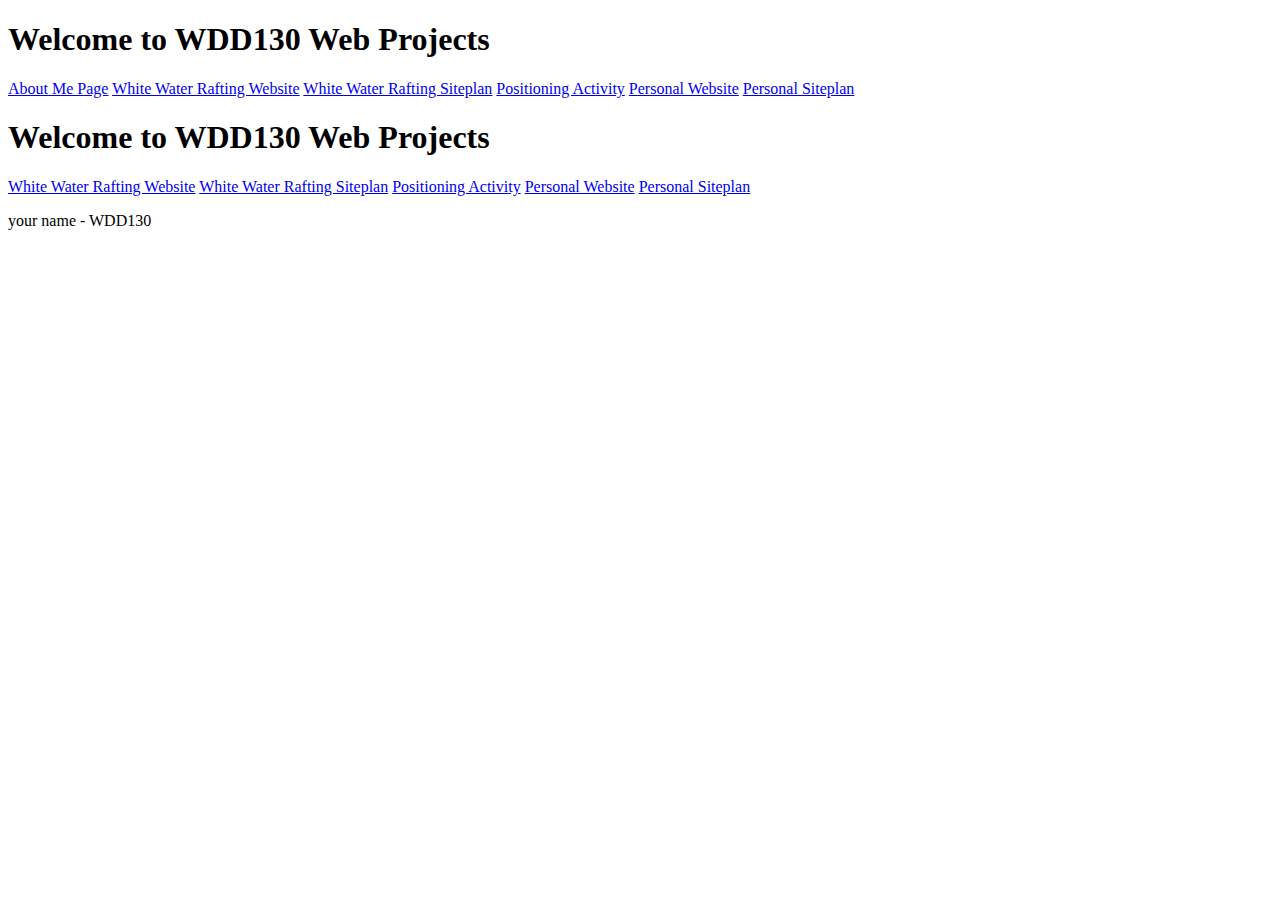
<file: index.html>
<!DOCTYPE html>
<html lang="en">
<head>
    <meta charset="UTF-8">
    <meta name="viewport" content="width=device-width, initial-scale=1.0">
    <title>WDD130 Home Page</title>
</head>
<body>
    <h1>Welcome to WDD130 Web Projects</h1>
<nav>
  <a href="aboutme/index.html">About Me Page</a>             
  <a href="wwr/index.html">White Water Rafting Website</a>
  <a href="wwr/site-plan-rafting.html">White Water Rafting Siteplan</a>
  <a href="positioning.html">Positioning Activity</a>
  <a href="#">Personal Website</a>
  <a href="#">Personal Siteplan</a>
</nav>
</body>
<h1>Welcome to WDD130 Web Projects</h1>
<nav>
  <a href="wwr/index.html">White Water Rafting Website</a>
  <a href="wwr/site-plan-rafting.html">White Water Rafting Siteplan</a>
  <a href="positioning.html">Positioning Activity</a>
  <a href="#">Personal Website</a>
  <a href="#">Personal Siteplan</a>
</nav>  
<p> your name - WDD130</p>   
</html>
</file>
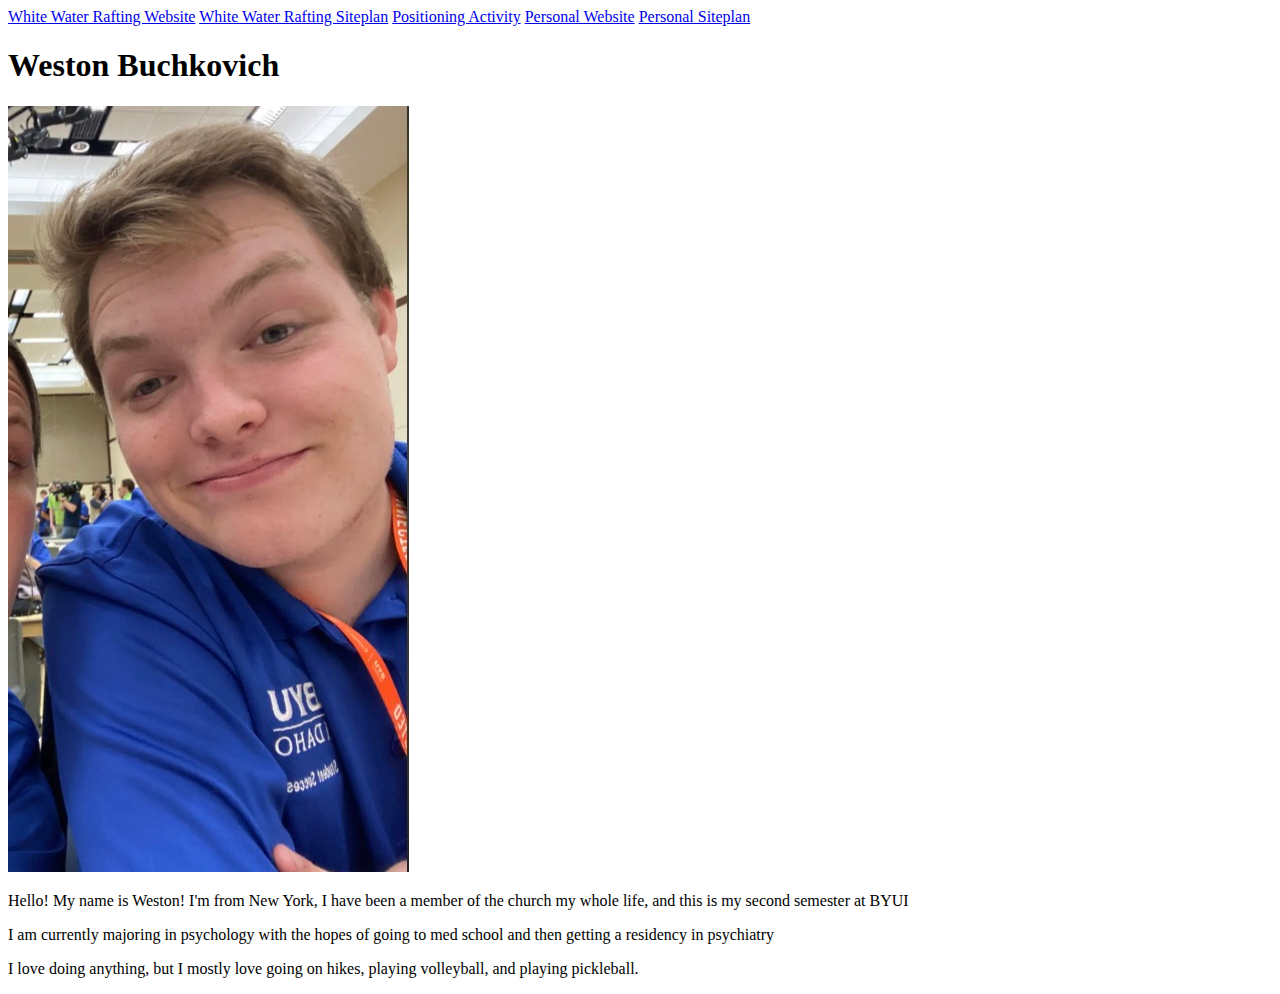
<file: aboutme/index.html>
<!DOCTYPE html>
<html lang="en">
<head>
    <meta charset="UTF-8">
    <meta name="viewport" content="width=device-width, initial-scale=1.0">
    <title> WDD130 | Home </title>
</head>
<body>
    <nav>
    <a href="wwr/index.html">White Water Rafting Website</a>
    <a href="wwr/site-plan-rafting.html">White Water Rafting Siteplan</a>
    <a href="positioning.html">Positioning Activity</a>
    <a href="#">Personal Website</a>
    <a href="#">Personal Siteplan</a>
    </nav>     
</body>
<h1>Weston Buchkovich</h1>
<img src="selfportrait.jpg.jpeg" alt="Image of me">
<p> Hello! My name is Weston! I'm from New York, I have been a member of the church my whole life, and this is my second semester at BYUI </p>
<p> I am currently majoring in psychology with the hopes of going to med school and then getting a residency in psychiatry </p>
<p> I love doing anything, but I mostly love going on hikes, playing volleyball, and playing pickleball.</p>
</html>
</file>
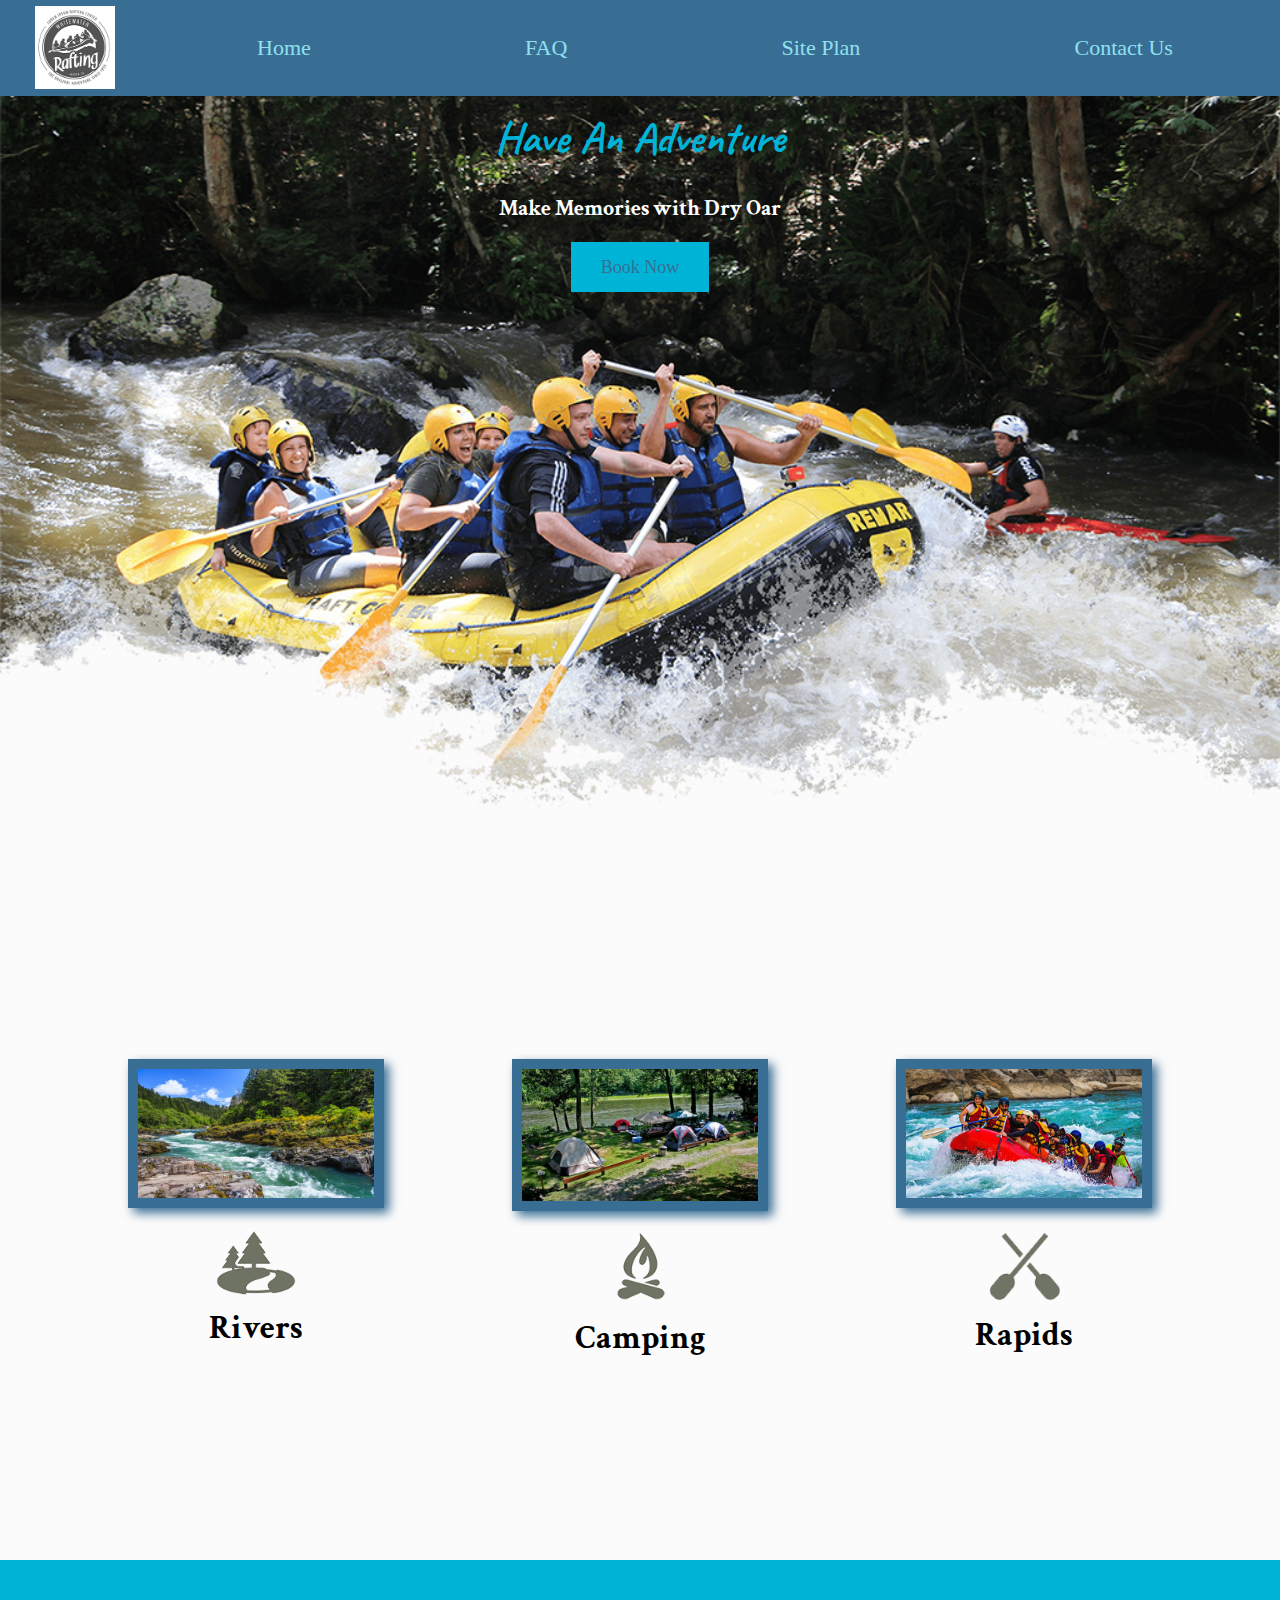
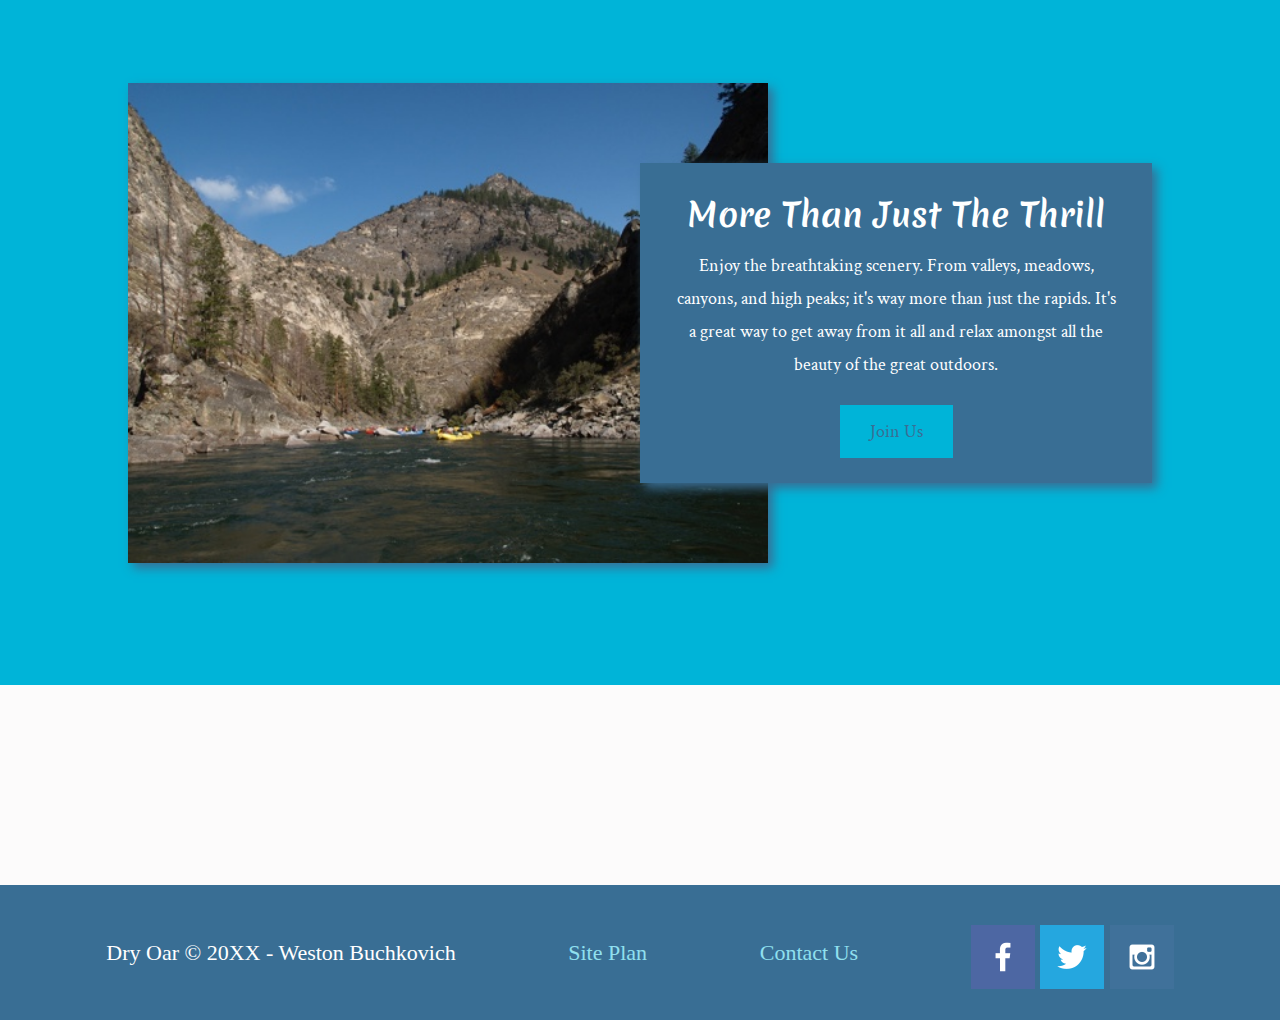
<file: wwr/index.html>
<!DOCTYPE html>
<html lang="en">
<head>
    <meta charset="UTF-8">
    <meta http-equiv="X-UA-Compatible" content="IE=edge">
    <meta name="viewport" content="width=device-width, initial-scale=1.0">
    <title>Whitewater Rafting Vacations | Dry Oar Boating | Home</title>
    <link rel="stylesheet" href="styles/style.css">
</head>
<body>
    <div id="content">
        <header>
            <a id="logo_link" href="index.html">
                <img class="logo" src="images/dry_oar_logo.png" alt="Dry Oar Logo">
            </a>
            <nav>
                <a href="index.html">Home</a>
                <a href="faq.html">FAQ</a>
                <a href="site-plan-rafting.html">Site Plan</a>
                <a href="contactus.html">Contact Us</a>
            </nav>
        </header>
        <div id="hero">
            <div id="hero-box">
                <img id="hero-img" src="images/hero.png" alt="People enjoying rafting">
            </div>
            <section id="hero-msg">
                <h1 class="home-title">Have An Adventure</h1>
                <h4>Make Memories with Dry Oar</h4>
                <div class="button-box">
                    <a class="book" href="contactus.html">Book Now</a>
                </div>
            </section>
        </div>
        <main class="home-grid">
            <section class="rivers-card">
                <img class="card-img" src="images/360_F_113467839_JA7ZqfYTcIFQWAkwMf3mVmhqXr7ZOgEX.jpg" alt="river in forest">
                <img class="icon" src="images/river_icon.png" alt="river icon">
                <h2>Rivers</h2>
            </section>
            <section class="camping-card">
                <img class="card-img" src="images/camping.jpg" alt="tent by river">
                <img class="icon" src="images/fire_icon.png" alt="fire icon">
                <h2>Camping</h2>
            </section>
            <section class="rapids-card">
                <img class="card-img" src="images/rafting.jpg" alt="rafting boat">
                <img class="icon" src="images/oars.png" alt="oars icon">
                <h2>Rapids</h2>
            </section>
            <div id="background"></div>
            <img class="mountains" src="images/mountains.jpg" alt="Misty mountains">
            <section class="msg">
                <h2>More Than Just The Thrill</h2>
                <p>Enjoy the breathtaking scenery. From valleys, meadows, canyons, and high peaks; it's way more than just the rapids. It's a great way to get away from it all and relax amongst all the beauty of the great outdoors.</p>
                <a class='join' href="rivers.html">Join Us</a>
            </section>
        </main>
        <footer>
            <p>Dry Oar &copy; 20XX - Weston Buchkovich</p>
            <p><a href="site-plan-rafting.html">Site Plan</a></p>
            <p><a href="contactus.html">Contact Us</a></p>
            <div class="social">
                <a href="https://facebook.com" target="_blank">
                    <img src="images/facebook.png" alt="fb icon">
                </a>
                <a href="https://twitter.com" target="_blank">
                    <img src="images/twitter.png" alt="twitter icon">
                </a>
                <a href="https://instagram.com" target="_blank">
                    <img src="images/instagram.png" alt="instagram icon">
                </a>
            </div>
        </footer>
    </div>
</body>
</html>
</file>
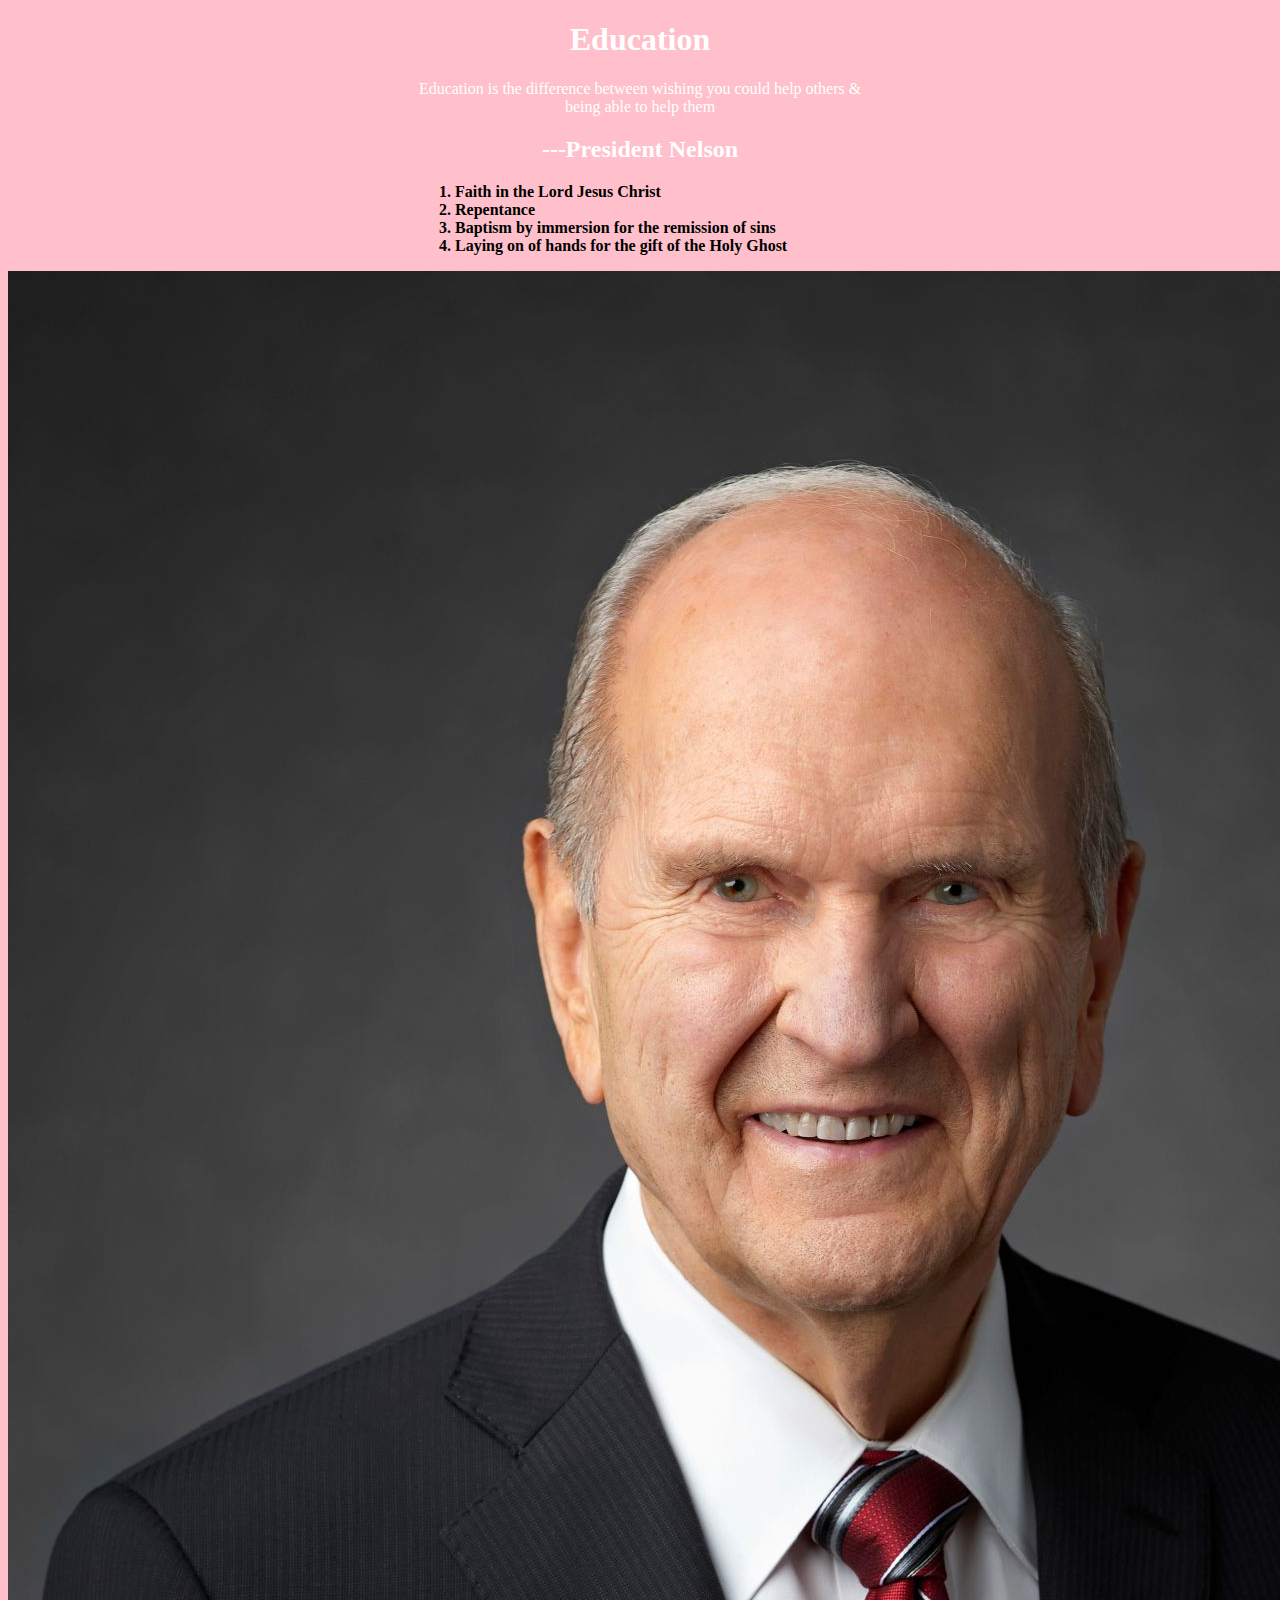
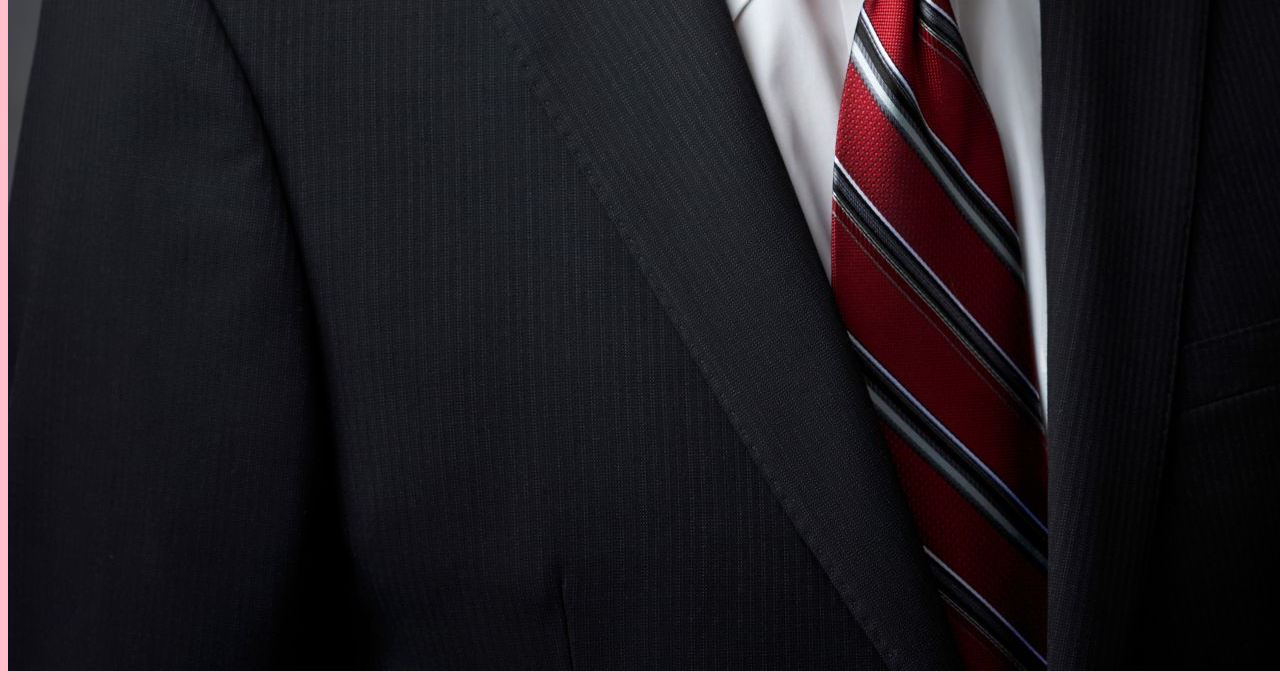
<file: challenge/challenge.html>
<!DOCTYPE html>
<html lang="en">
<head>
    <meta charset="UTF-8">
    <meta name="viewport" content="width=device-width, initial-scale=1.0">
    <link rel="stylesheet" href="style/challenge.css">
</head>
<body>
    <main>
        <div class="maincontent">
            <h1>Education</h1>
            <p>Education is the difference between wishing you could help others & being able to help them</p>
            <h2><b>---President Nelson</b></h2>       
            <ol type="1">
                <b><li>Faith in the Lord Jesus Christ</li></b>
                <b><li>Repentance</li></b>
                <b><li>Baptism by immersion for the remission of sins</li></b>
                <b><li>Laying on of hands for the gift of the Holy Ghost</li></b>
            </ol>
        </div>
        <img src="images/presidentnelson.jpeg" alt="fb icon">
    </main>
</body>
</html>
</file>
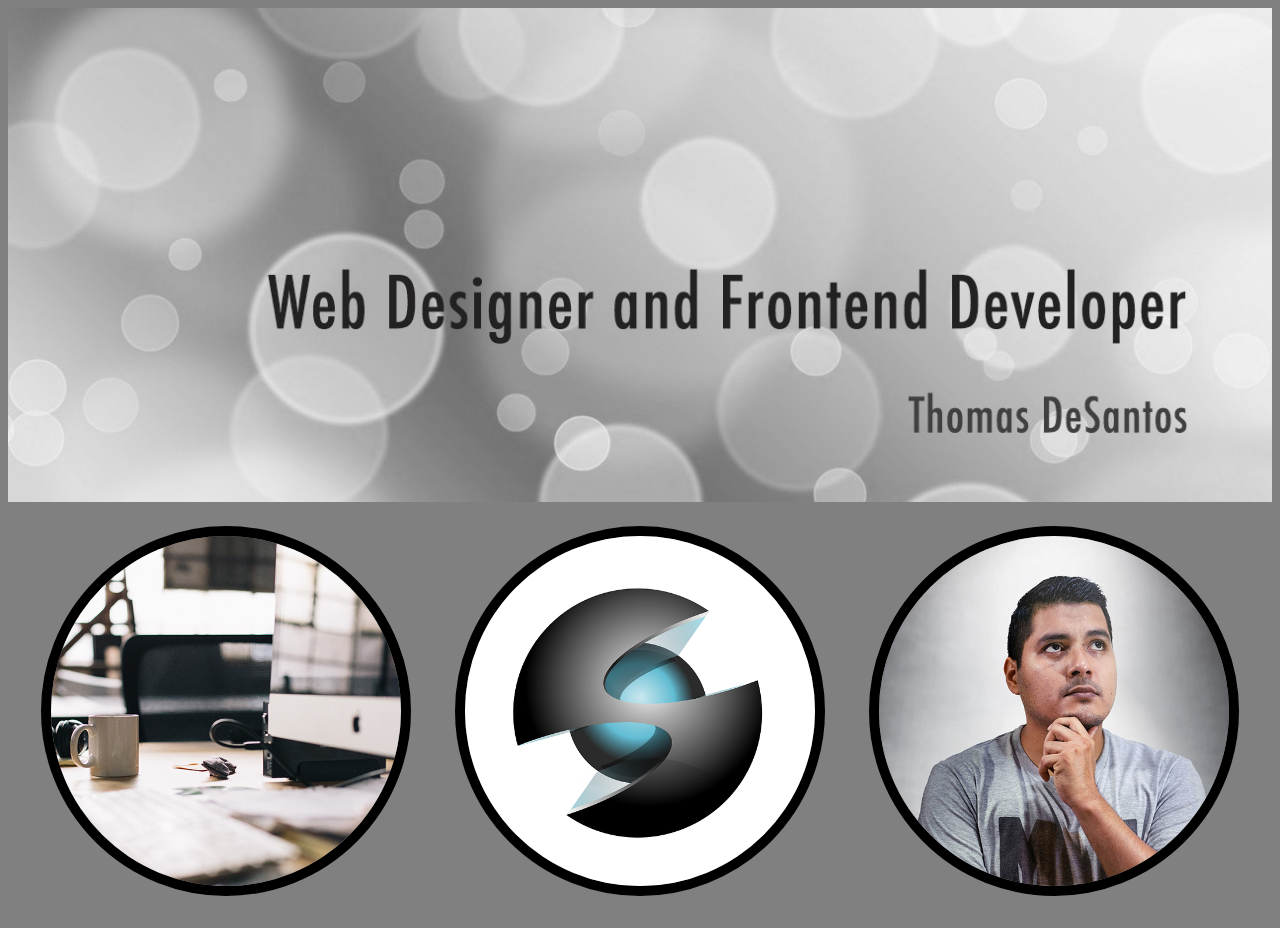
<file: challenge/challenge2.html>
<!DOCTYPE html>
<html lang="en">
<head>
    <meta charset="UTF-8">
    <meta name="viewport" content="width=device-width, initial-scale=1.0">
    <title>ICE Challenge 2</title>
    <link rel="stylesheet" href="style/challenge2.css">
</head>
<body>
    <header>
        <img class="top" src="images/w05_circles.jpg" alt="background photos with circles">
    </header>
    <div>
        <img class="circles" src="images/w05_ice_image_desk.jpg" alt="Desk">
        <img class="circles" src="images/w05_ice_image_graphic.png" alt="graphic">
        <img class="circles" src="images/w05_ice_image_person.jpg" alt="Person">
    </div>
</body>
</html>
</file>
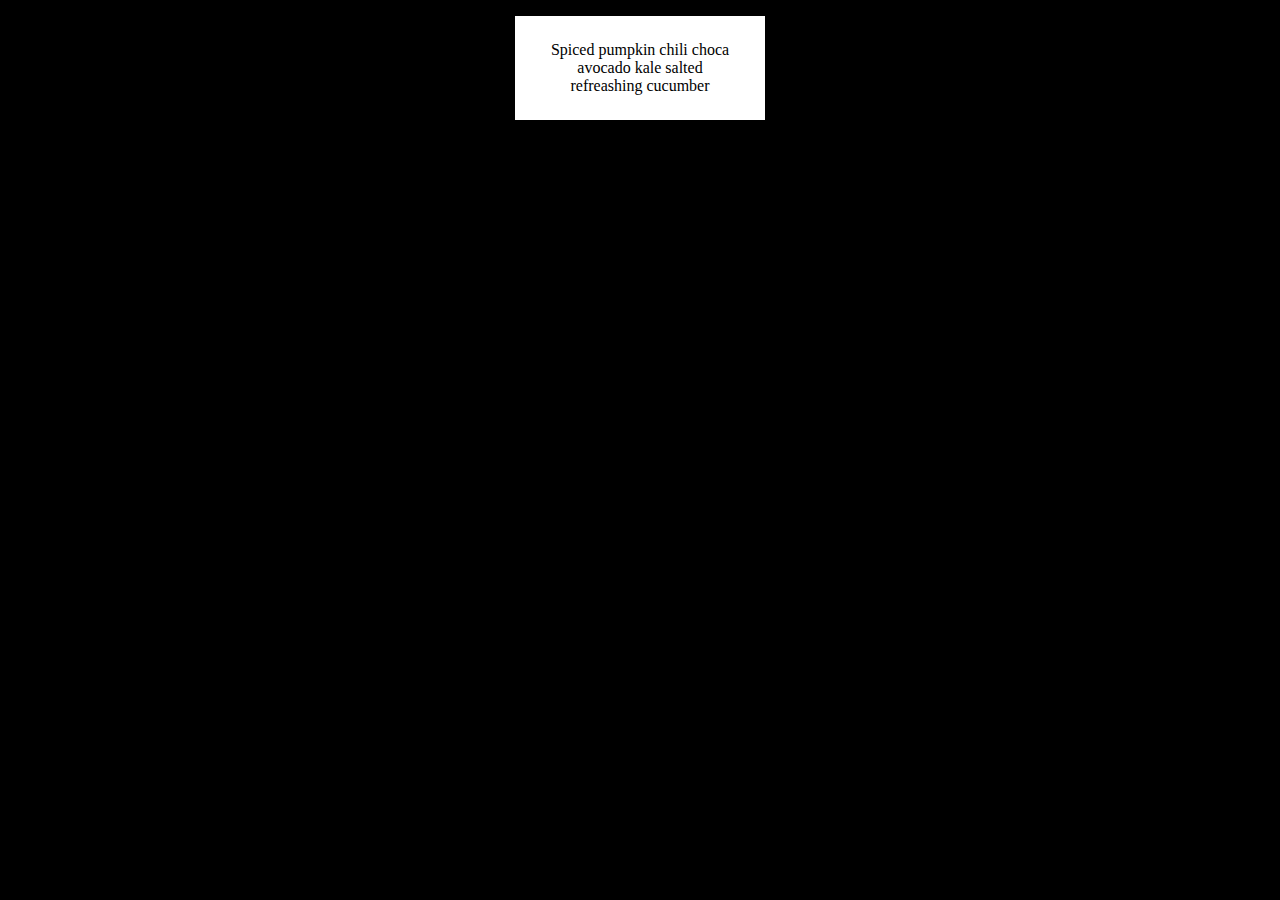
<file: challenge/challenge9.html>
<!DOCTYPE html>
<html lang="en">
<head>
    <meta charset="UTF-8">
    <meta name="viewport" content="width=device-width, initial-scale=1.0">
    <title>ICE Challenge Week 9</title>
    <link rel="stylesheet" href="style/challenge9.css">
</head>
<body>
    <div class="card"
        <img class="headerimage" src="images/w09_ice_img.jpg" alt="Sky scrappers with bridge in a big city">
        <main>
            <p class="awesomearticle">
                Spiced pumpkin chili choca avocado kale salted refreashing cucumber
            </p>
        </main>
    </div>
</body>
</html>
   
<body>
    
</body>
</file>
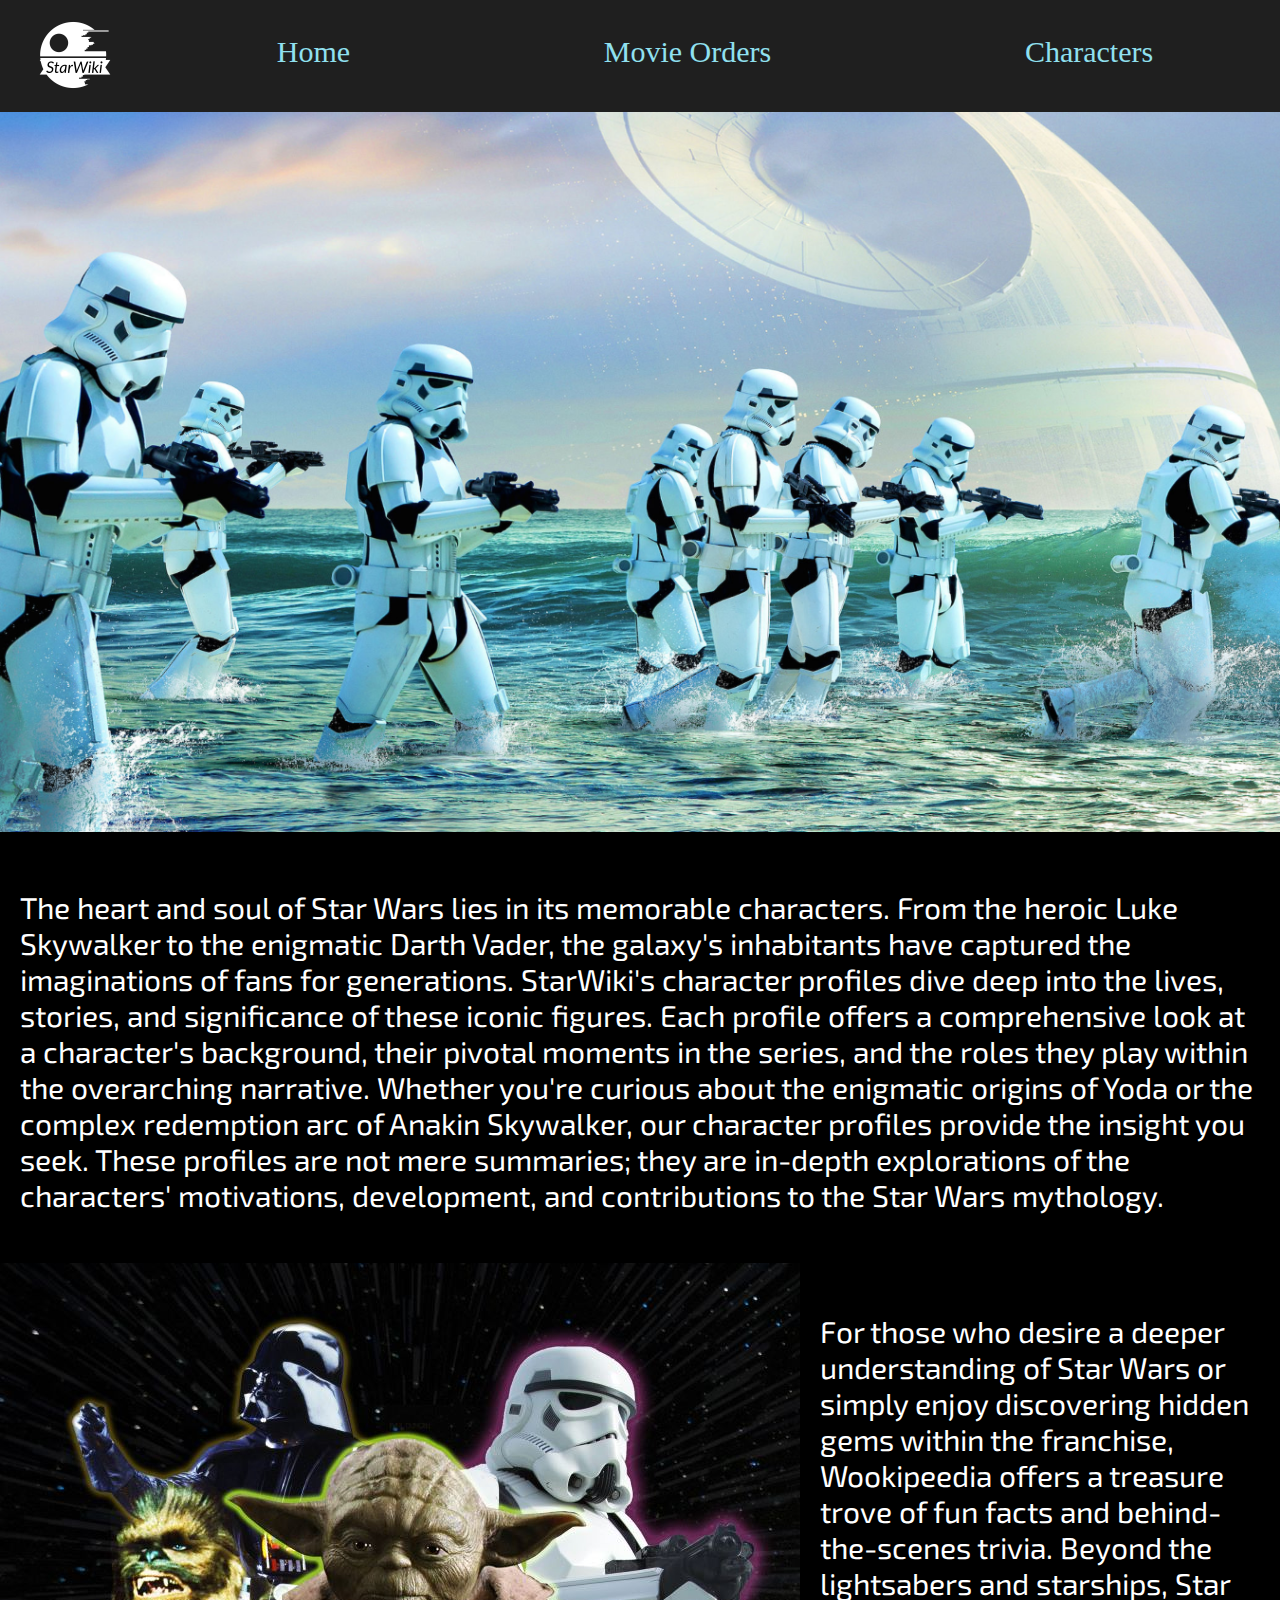
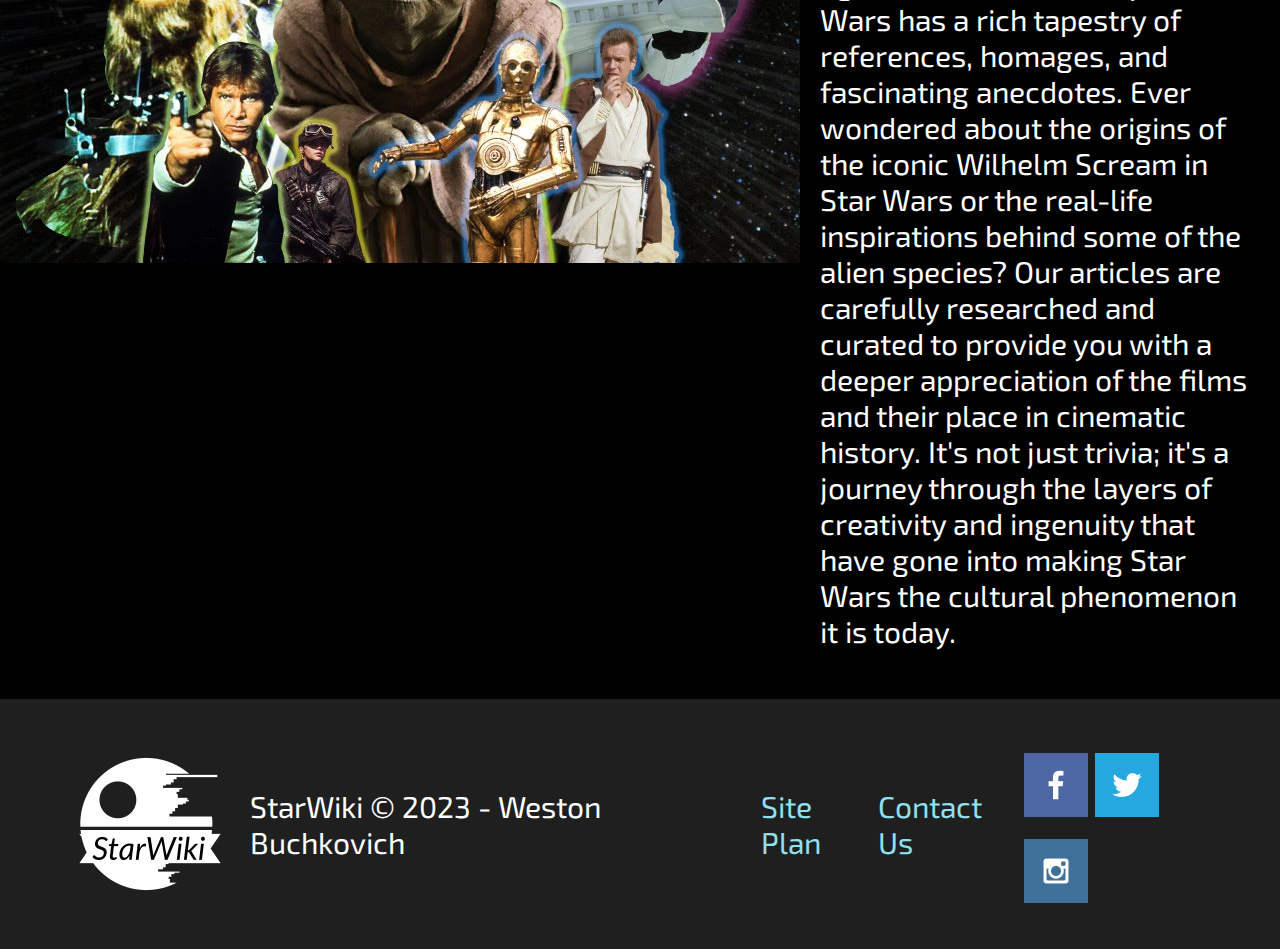
<file: starwiki/character.html>
<!DOCTYPE html>
<html lang="en">
<head>
    <meta charset="UTF-8">
    <meta http-equiv="X-UA-Compatible" content="IE=edge">
    <meta name="viewport" content="width=device-width, initial-scale=1.0">
    <title>Whitewater Rafting Vacations | Dry Oar Boating | Home</title>
    <link rel="stylesheet" href="styles/character.css">
</head>
<body>
    <div id="content">
        <header>
            <a id="logo_link" href="home.html">
                <img class="logo" src="images/StarWiki-logos_white.png" alt="StarWiki-logo">
            </a>
            <nav>
                <a href="home.html">Home</a>
                <a href="movie.html">Movie Orders</a>
                <a href="character.html">Characters</a>
            </nav>
        </header>
        <div id="hero">
            <img id="hero-img" src="images/deathstar.png"alt="Star Wars Image">
        </div>
        <main>
             <p id="intro">The heart and soul of Star Wars lies in its memorable characters. From the heroic Luke Skywalker to the enigmatic Darth Vader, the galaxy's inhabitants have captured the imaginations of fans for generations. StarWiki's character profiles dive deep into the lives, stories, and significance of these iconic figures. Each profile offers a comprehensive look at a character's background, their pivotal moments in the series, and the roles they play within the overarching narrative. Whether you're curious about the enigmatic origins of Yoda or the complex redemption arc of Anakin Skywalker, our character profiles provide the insight you seek. These profiles are not mere summaries; they are in-depth explorations of the characters' motivations, development, and contributions to the Star Wars mythology.</p>
            <section id="characters">
                <a href="https://starwars.fandom.com/wiki/The_Characters_of_Star_Wars" target="_blank">
                    <img id="char" src="images/characters.jpg" alt="characters">
                </a>
                    <p id="info">For those who desire a deeper understanding of Star Wars or simply enjoy discovering hidden gems within the franchise, Wookipeedia offers a treasure trove of fun facts and behind-the-scenes trivia. Beyond the lightsabers and starships, Star Wars has a rich tapestry of references, homages, and fascinating anecdotes. Ever wondered about the origins of the iconic Wilhelm Scream in Star Wars or the real-life inspirations behind some of the alien species? Our articles are carefully researched and curated to provide you with a deeper appreciation of the films and their place in cinematic history. It's not just trivia; it's a journey through the layers of creativity and ingenuity that have gone into making Star Wars the cultural phenomenon it is today.</p>
            </section>
        </main>
        <footer>
            <img id="logo footer" src="images/StarWiki-logos_white.png" alt="StarWiki-logo">
            <p>StarWiki &copy; 2023 - Weston Buchkovich</p>
            <p><a href="site-plan.html">Site Plan</a></p>
            <p><a href="contactus.html">Contact Us</a></p>
            <div class="social">
                <a href="https://facebook.com" target="_blank">
                    <img src="images/facebook.png" alt="fb icon">
                </a>
                <a href="https://twitter.com" target="_blank">
                    <img src="images/twitter.png" alt="twitter icon">
                </a>
                <a href="https://instagram.com" target="_blank">
                    <img src="images/instagram.png" alt="instagram icon">
                </a>
            </div>
        </footer>
    </div>
</body>
</html>
</file>
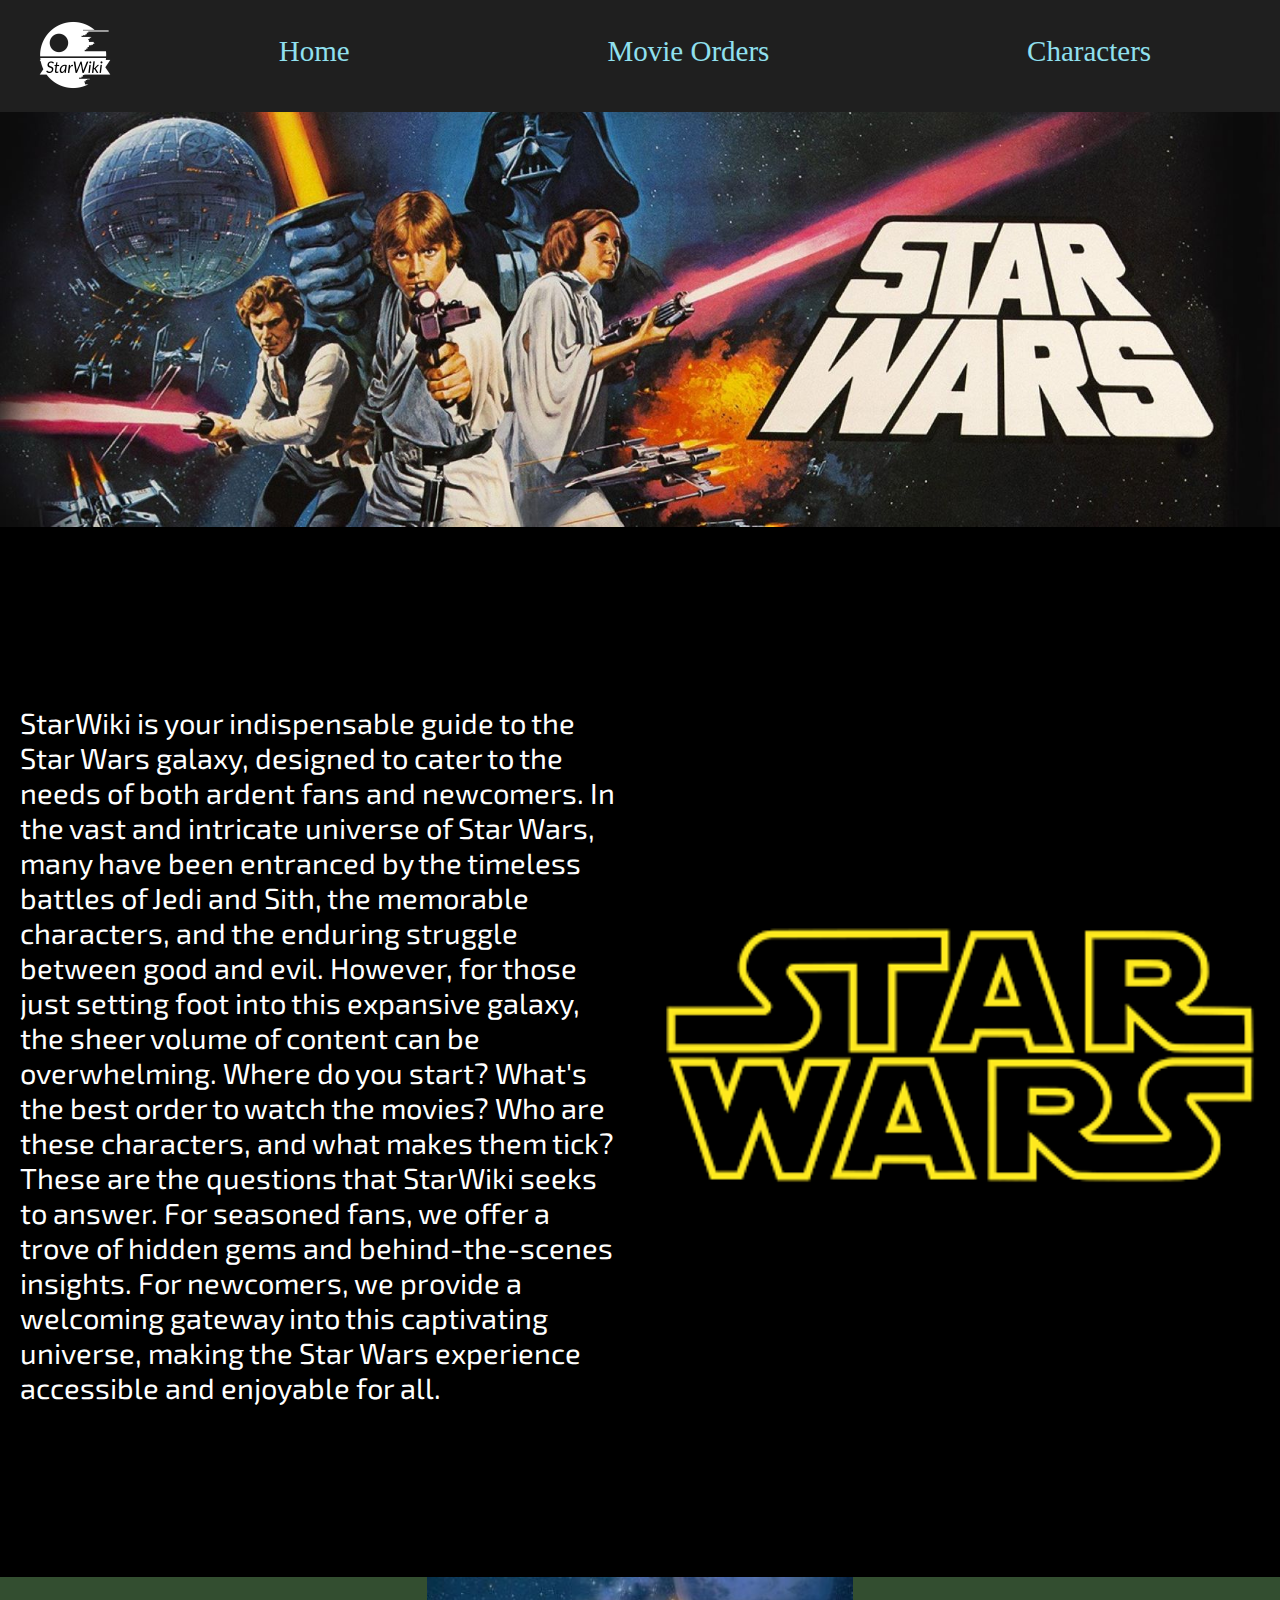
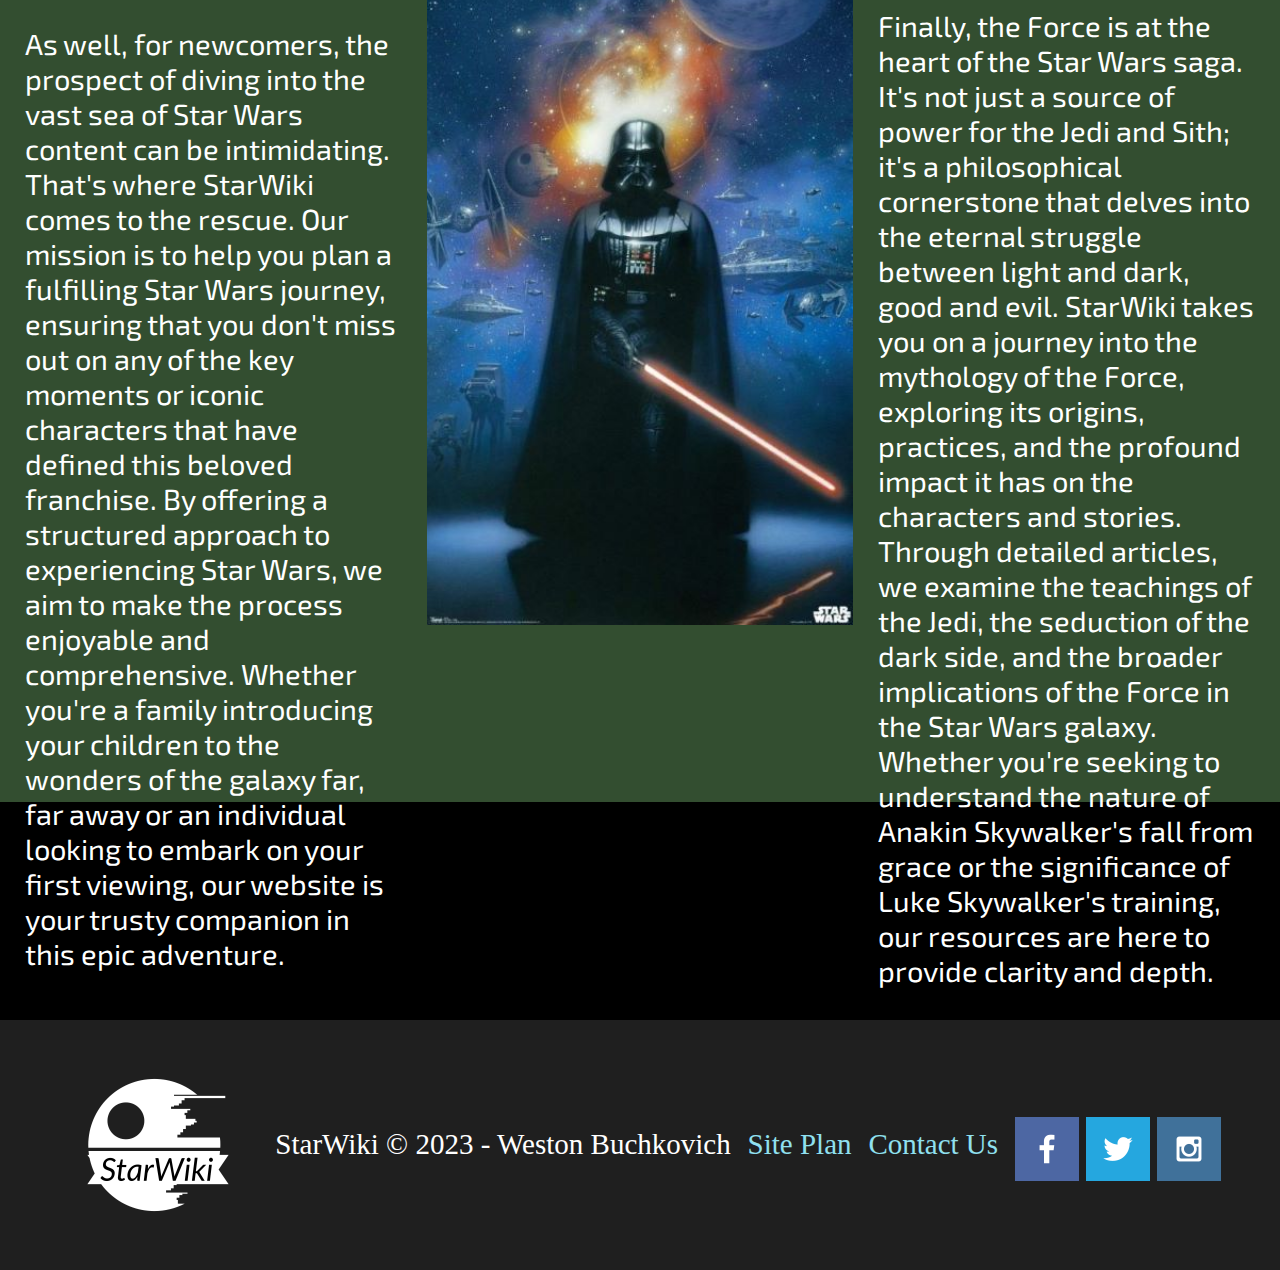
<file: starwiki/home.html>
<!DOCTYPE html>
<html lang="en">
<head>
    <meta charset="UTF-8">
    <meta http-equiv="X-UA-Compatible" content="IE=edge">
    <meta name="viewport" content="width=device-width, initial-scale=1.0">
    <title>Whitewater Rafting Vacations | Dry Oar Boating | Home</title>
    <link rel="stylesheet" href="styles/home.css">
</head>
<body>
    <div id="content">
        <header>
            <a id="logo_link" href="home.html">
                <img class="logo" src="images/StarWiki-logos_white.png" alt="StarWiki-logo">
            </a>
            <nav>
                <a href="home.html">Home</a>
                <a href="movie.html">Movie Orders</a>
                <a href="character.html">Characters</a>
            </nav>
        </header>
        <div id="hero">
            <div id="hero-box">
                <img id="hero-img" src="images/starhero.jpg" alt="Star Wars Image">
            </div>
        </div>
        <main class="home-grid">
                <p id="paragraph-1">StarWiki is your indispensable guide to the Star Wars galaxy, designed to cater to the needs of both ardent fans and newcomers. In the vast and intricate universe of Star Wars, many have been entranced by the timeless battles of Jedi and Sith, the memorable characters, and the enduring struggle between good and evil. However, for those just setting foot into this expansive galaxy, the sheer volume of content can be overwhelming. Where do you start? What's the best order to watch the movies? Who are these characters, and what makes them tick? These are the questions that StarWiki seeks to answer. For seasoned fans, we offer a trove of hidden gems and behind-the-scenes insights. For newcomers, we provide a welcoming gateway into this captivating universe, making the Star Wars experience accessible and enjoyable for all.</p>
                <img id= "star-title" src="images/starwarstitle.png" alt="Star Wars Title Card">
                <div id="background"></div>
                <p id="paragraph-2">As well, for newcomers, the prospect of diving into the vast sea of Star Wars content can be intimidating. That's where StarWiki comes to the rescue. Our mission is to help you plan a fulfilling Star Wars journey, ensuring that you don't miss out on any of the key moments or iconic characters that have defined this beloved franchise. By offering a structured approach to experiencing Star Wars, we aim to make the process enjoyable and comprehensive. Whether you're a family introducing your children to the wonders of the galaxy far, far away or an individual looking to embark on your first viewing, our website is your trusty companion in this epic adventure.</p>
                <img id="darth-vader" src="images/darthvader.jpg" alt="Darth Vader">
                <p id="paragraph-3">Finally, the Force is at the heart of the Star Wars saga. It's not just a source of power for the Jedi and Sith; it's a philosophical cornerstone that delves into the eternal struggle between light and dark, good and evil. StarWiki takes you on a journey into the mythology of the Force, exploring its origins, practices, and the profound impact it has on the characters and stories. Through detailed articles, we examine the teachings of the Jedi, the seduction of the dark side, and the broader implications of the Force in the Star Wars galaxy. Whether you're seeking to understand the nature of Anakin Skywalker's fall from grace or the significance of Luke Skywalker's training, our resources are here to provide clarity and depth.</p>
        </main>
        <footer>
            <img class="logo_footer" src="images/StarWiki-logos_white.png" alt="StarWiki-logo">
            <p>StarWiki &copy; 2023 - Weston Buchkovich</p>
            <p><a href="site-plan.html">Site Plan</a></p>
            <p><a href="contactus.html">Contact Us</a></p>
            <div class="social">
                <a href="https://facebook.com" target="_blank">
                    <img src="images/facebook.png" alt="fb icon">
                </a>
                <a href="https://twitter.com" target="_blank">
                    <img src="images/twitter.png" alt="twitter icon">
                </a>
                <a href="https://instagram.com" target="_blank">
                    <img src="images/instagram.png" alt="instagram icon">
                </a>
            </div>
        </footer>
    </div>
</body>
</html>
</file>
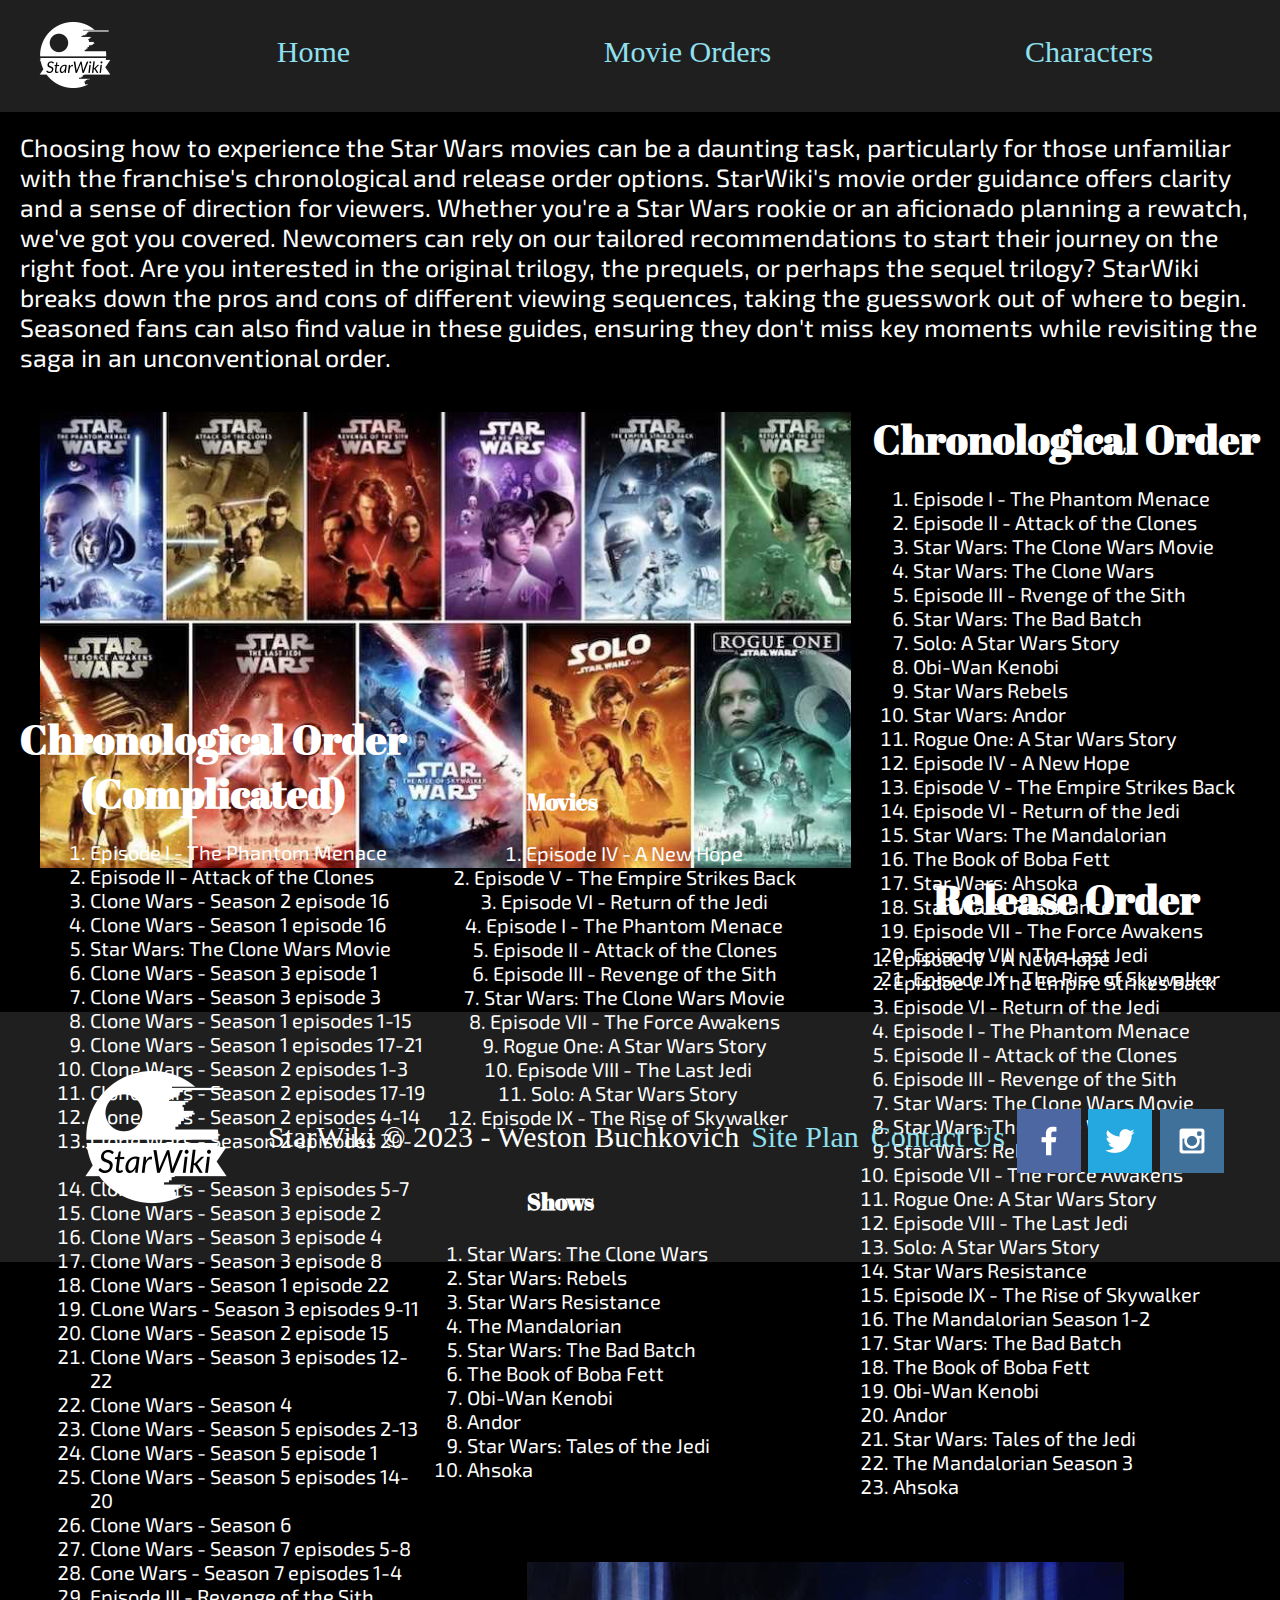
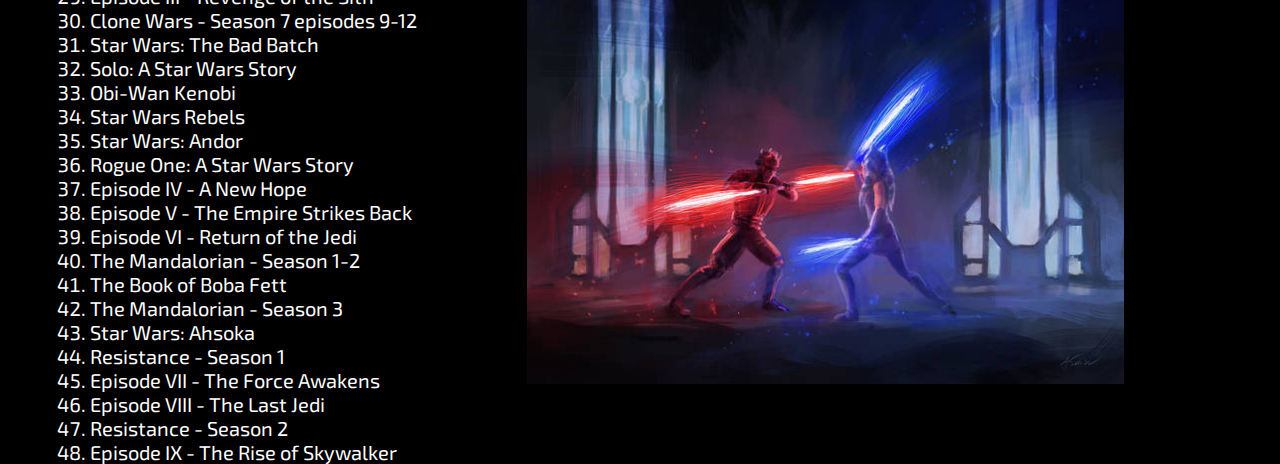
<file: starwiki/movie.html>
<!DOCTYPE html>
<html lang="en">
<head>
    <meta charset="UTF-8">
    <meta http-equiv="X-UA-Compatible" content="IE=edge">
    <meta name="viewport" content="width=device-width, initial-scale=1.0">
    <title>Whitewater Rafting Vacations | Dry Oar Boating | Home</title>
    <link rel="stylesheet" href="styles/movies.css">
</head>
<body>
    <div id="content">
        <header>
            <a id="logo_link" href="home.html">
                <img class="logo" src="images/StarWiki-logos_white.png" alt="StarWiki-logo">
            </a>
            <nav>
                <a href="home.html">Home</a>
                <a href="movie.html">Movie Orders</a>
                <a href="character.html">Characters</a>
            </nav>
        </header>
        <main class="home-grid">
            <p id="intro">Choosing how to experience the Star Wars movies can be a daunting task, particularly for those unfamiliar with the franchise's chronological and release order options. StarWiki's movie order guidance offers clarity and a sense of direction for viewers. Whether you're a Star Wars rookie or an aficionado planning a rewatch, we've got you covered. Newcomers can rely on our tailored recommendations to start their journey on the right foot. Are you interested in the original trilogy, the prequels, or perhaps the sequel trilogy? StarWiki breaks down the pros and cons of different viewing sequences, taking the guesswork out of where to begin. Seasoned fans can also find value in these guides, ensuring they don't miss key moments while revisiting the saga in an unconventional order.</p>
            <img id= "star-movie" src="images/movies.jpg" alt="Star Wars Movies">
            <div id="simplified_order">
                <h2>Chronological Order</h2>
                <ol id="sim">
                    <li>Episode I - The Phantom Menace</li>
                    <li>Episode II - Attack of the Clones</li>
                    <li>Star Wars: The Clone Wars Movie</li>
                    <li>Star Wars: The Clone Wars</li>
                    <li>Episode III - Rvenge of the Sith</li>
                    <li>Star Wars: The Bad Batch</li>
                    <li>Solo: A Star Wars Story</li>
                    <li>Obi-Wan Kenobi</li>
                    <li>Star Wars Rebels</li>
                    <li>Star Wars: Andor</li>
                    <li>Rogue One: A Star Wars Story</li>
                    <li>Episode IV - A New Hope</li>
                    <li>Episode V - The Empire Strikes Back</li>
                    <li>Episode VI - Return of the Jedi</li>
                    <li>Star Wars: The Mandalorian</li>
                    <li>The Book of Boba Fett</li>
                    <li>Star Wars: Ahsoka</li>
                    <li>Star Wars: Resistance</li>
                    <li>Episode VII - The Force Awakens</li>
                    <li>Episode VIII - The Last Jedi</li>
                    <li>Episode IX - The Rise of Skywalker</li>
                </ol>
            </div>
            <div id="complicated_order">
                <h2>Chronological Order (Complicated)</h2>
                <ol id="comp">
                    <li>Episode I - The Phantom Menace</li>
                    <li>Episode II - Attack of the Clones</li>
                    <li>Clone Wars - Season 2 episode 16</li>
                    <li>Clone Wars - Season 1 episode 16</li>
                    <li>Star Wars: The Clone Wars Movie</li>
                    <li>Clone Wars - Season 3 episode 1</li>
                    <li>Clone Wars - Season 3 episode 3</li>
                    <li>Clone Wars - Season 1 episodes 1-15</li>
                    <li>Clone Wars - Season 1 episodes 17-21</li>
                    <li>Clone Wars - Season 2 episodes 1-3</li>
                    <li>Clone Wars - Season 2 episodes 17-19</li>
                    <li>Clone Wars - Season 2 episodes 4-14</li>
                    <li>Clone Wars - Season 2 episodes 20-22</li>
                    <li>Clone Wars - Season 3 episodes 5-7 </li>
                    <li>Clone Wars - Season 3 episode 2</li>
                    <li>Clone Wars - Season 3 episode 4</li>
                    <li>Clone Wars - Season 3 episode 8</li>
                    <li>Clone Wars - Season 1 episode 22</li>
                    <li>CLone Wars - Season 3 episodes 9-11</li>
                    <li>Clone Wars - Season 2 episode 15</li>
                    <li>Clone Wars - Season 3 episodes 12-22</li>
                    <li>Clone Wars - Season 4</li>
                    <li>Clone Wars - Season 5 episodes 2-13</li>
                    <li>Clone Wars - Season 5 episode 1</li>
                    <li>Clone Wars - Season 5 episodes 14-20</li>
                    <li>Clone Wars - Season 6</li>
                    <li>Clone Wars - Season 7 episodes 5-8</li>
                    <li>Cone Wars - Season 7 episodes 1-4</li>
                    <li>Episode III - Revenge of the Sith</li>
                    <li>Clone Wars - Season 7 episodes 9-12</li>
                    <li>Star Wars: The Bad Batch</li>
                    <li>Solo: A Star Wars Story</li>
                    <li>Obi-Wan Kenobi</li>
                    <li>Star Wars Rebels</li>
                    <li>Star Wars: Andor</li>
                    <li>Rogue One: A Star Wars Story</li>
                    <li>Episode IV - A New Hope</li>
                    <li>Episode V - The Empire Strikes Back</li>
                    <li>Episode VI - Return of the Jedi</li>
                    <li>The Mandalorian - Season 1-2</li>
                    <li>The Book of Boba Fett</li>
                    <li>The Mandalorian - Season 3</li>
                    <li>Star Wars: Ahsoka</li>
                    <li>Resistance - Season 1</li>
                    <li>Episode VII - The Force Awakens</li>
                    <li>Episode VIII - The Last Jedi</li>
                    <li>Resistance - Season 2</li>
                    <li>Episode IX - The Rise of Skywalker</li>
                </ol>
            </div>
            <div id="movies">
                <h3>Movies</h3>
                <ol id="mov">
                    <li>Episode IV - A New Hope</li>
                    <li>Episode V - The Empire Strikes Back</li>
                    <li>Episode VI - Return of the Jedi</li>
                    <li>Episode I - The Phantom Menace</li>
                    <li>Episode II - Attack of the Clones</li>
                    <li>Episode III - Revenge of the Sith</li>
                    <li>Star Wars: The Clone Wars Movie</li>
                    <li>Episode VII - The Force Awakens</li>
                    <li>Rogue One: A Star Wars Story</li>
                    <li>Episode VIII - The Last Jedi</li>
                    <li>Solo: A Star Wars Story</li>
                    <li>Episode IX - The Rise of Skywalker</li>
                </ol>
            </div>
            <div id="shows">
                <h3>Shows</h3>
                <ol id="sho">
                    <li>Star Wars: The Clone Wars</li>
                    <li>Star Wars: Rebels</li>
                    <li>Star Wars Resistance</li>
                    <li>The Mandalorian</li>
                    <li>Star Wars: The Bad Batch</li>
                    <li>The Book of Boba Fett</li>
                    <li>Obi-Wan Kenobi</li>
                    <li>Andor</li>
                    <li>Star Wars: Tales of the Jedi</li>
                    <li>Ahsoka</li>
                </ol>
            </div>
            <div id="release_order">
                <h2>Release Order</h2>
                <ol id = "rel">
                    <li>Episode IV - A New Hope</li>
                    <li>Episdoe V - The Empire Strikes Back</li>
                    <li>Episode VI - Return of the Jedi</li>
                    <li>Episode I - The Phantom Menace</li>
                    <li>Episode II - Attack of the Clones</li>
                    <li>Episode III - Revenge of the Sith</li>
                    <li>Star Wars: The Clone Wars Movie</li>
                    <li>Star Wars: The Clone Wars</li>
                    <li>Star Wars: Rebels</li>
                    <li>Episode VII - The Force Awakens</li>
                    <li>Rogue One: A Star Wars Story</li>
                    <li>Episode VIII - The Last Jedi</li>
                    <li>Solo: A Star Wars Story</li>
                    <li>Star Wars Resistance</li>
                    <li>Episode IX - The Rise of Skywalker</li>
                    <li>The Mandalorian Season 1-2</li>
                    <li>Star Wars: The Bad Batch</li>
                    <li>The Book of Boba Fett</li>
                    <li>Obi-Wan Kenobi</li>
                    <li>Andor</li>
                    <li>Star Wars: Tales of the Jedi</li>
                    <li>The Mandalorian Season 3</li>
                    <li>Ahsoka</li>
                </ol>
            </div>
            <img id = "ashokavmaul" src="images/ahsoka-vs-maul-anna-kulisz.jpg" alt="Ahsoka vs. Maul">
        </main>
        <footer>
            <img id="logo_footer" src="images/StarWiki-logos_white.png" alt="StarWiki-logo">
            <p>StarWiki &copy; 2023 - Weston Buchkovich</p>
            <p><a href="site-plan.html">Site Plan</a></p>
            <p><a href="contactus.html">Contact Us</a></p>
            <div class="social">
                <a href="https://facebook.com" target="_blank">
                    <img src="images/facebook.png" alt="fb icon">
                </a>
                <a href="https://twitter.com" target="_blank">
                    <img src="images/twitter.png" alt="twitter icon">
                </a>
                <a href="https://instagram.com" target="_blank">
                    <img src="images/instagram.png" alt="instagram icon">
                </a>
            </div>
        </footer>
    </div>
</body>
</html>
</file>
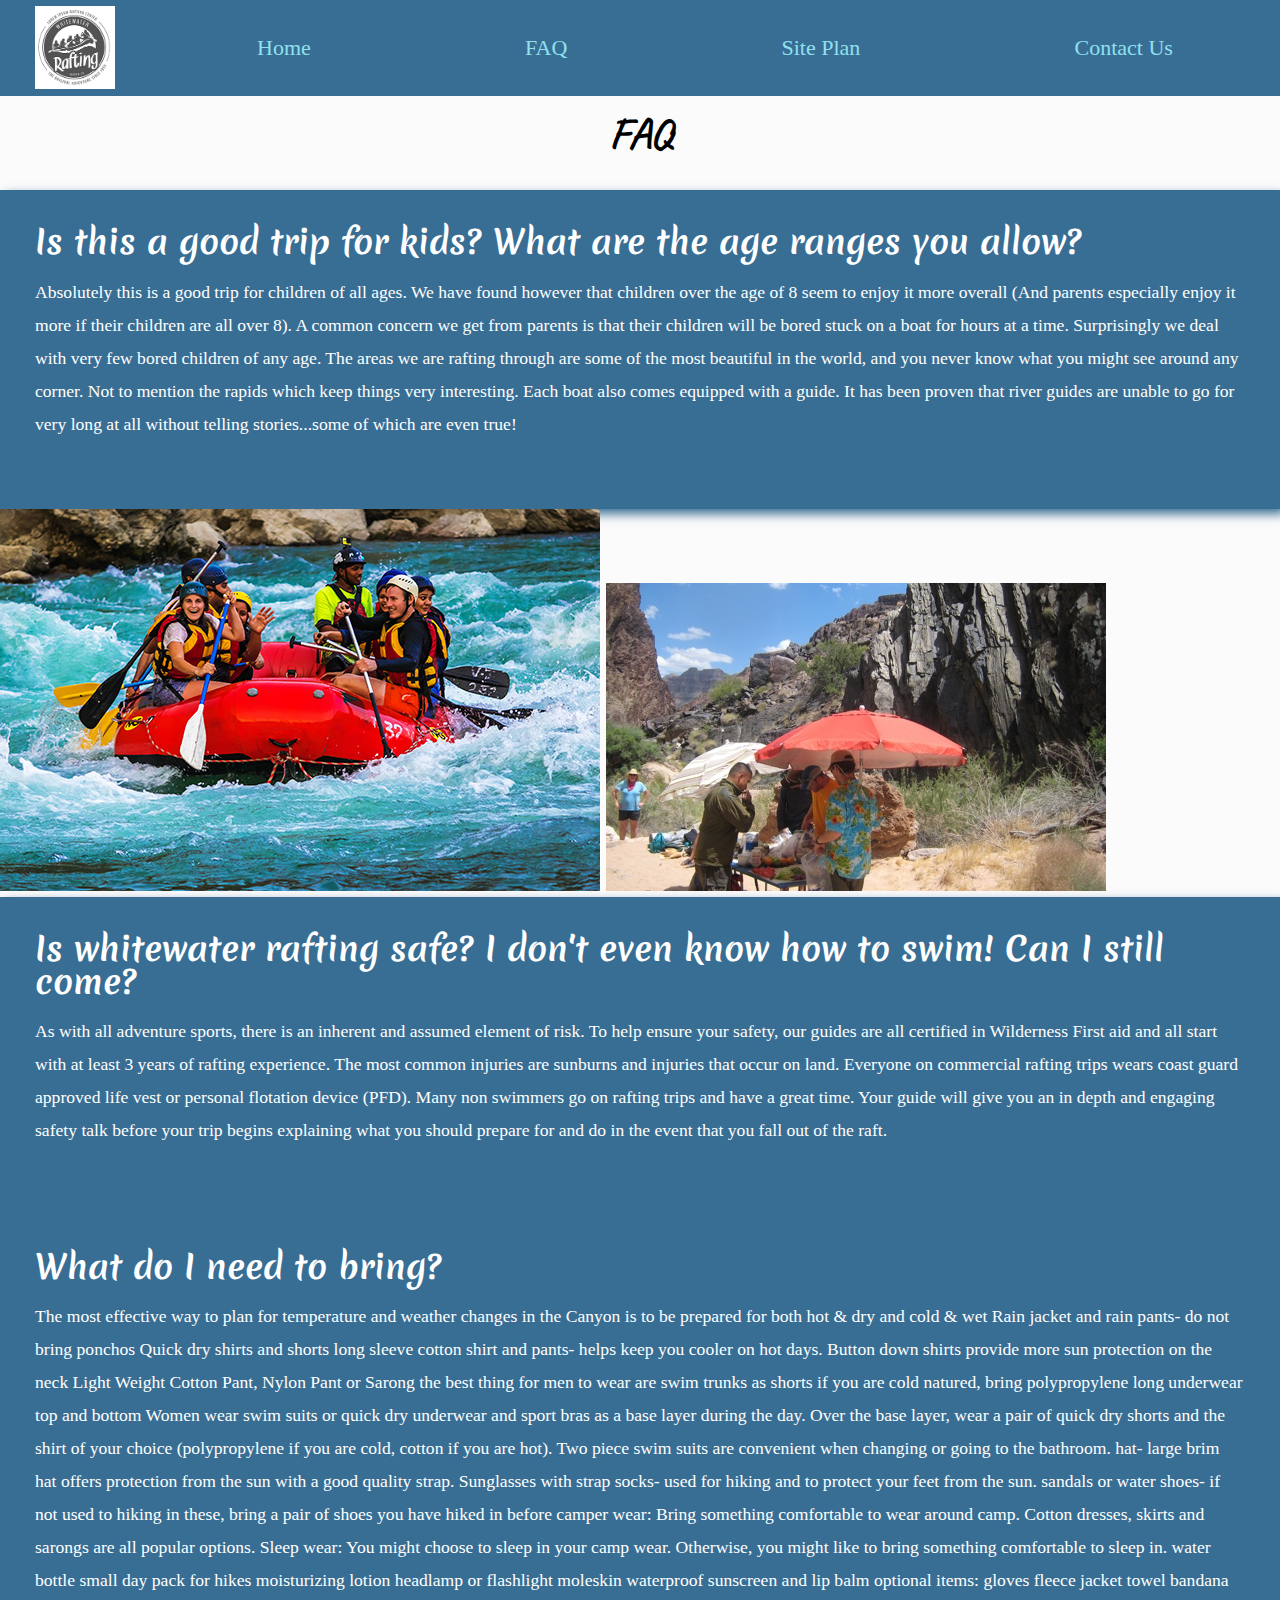
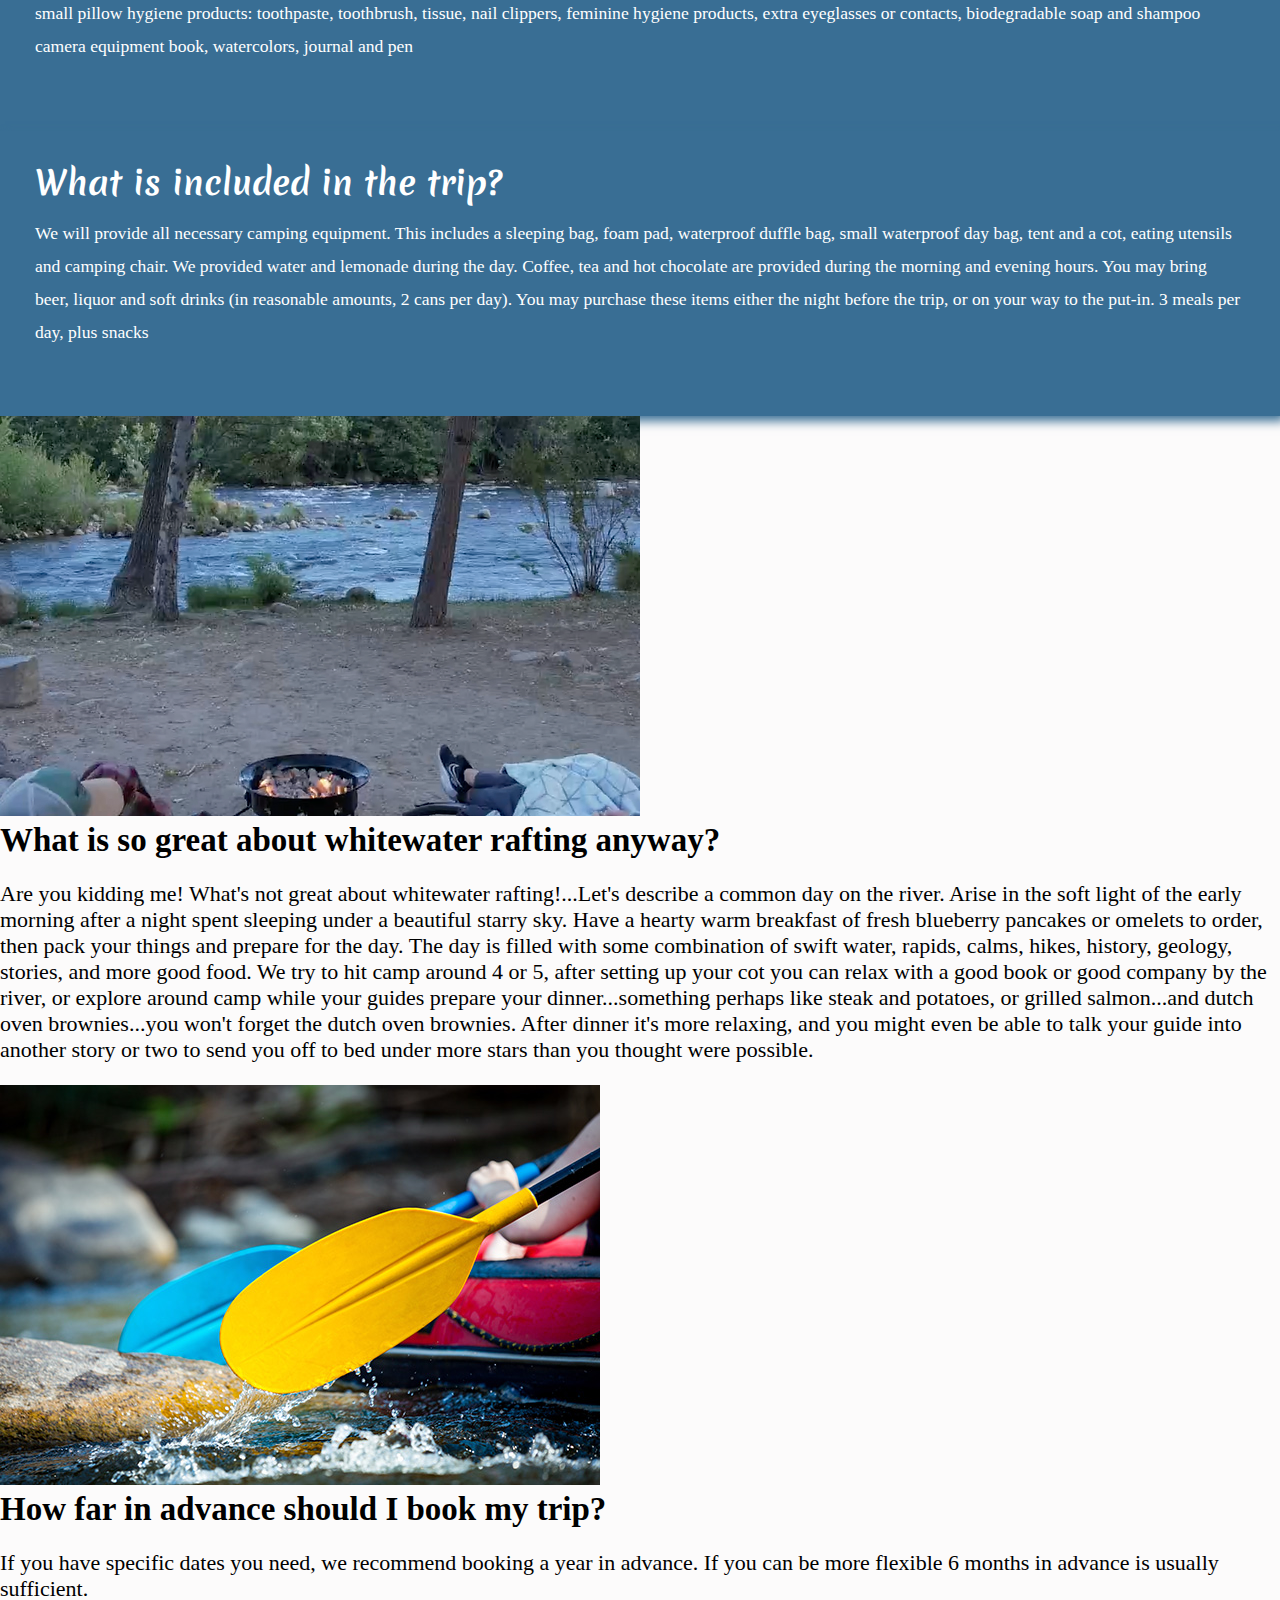
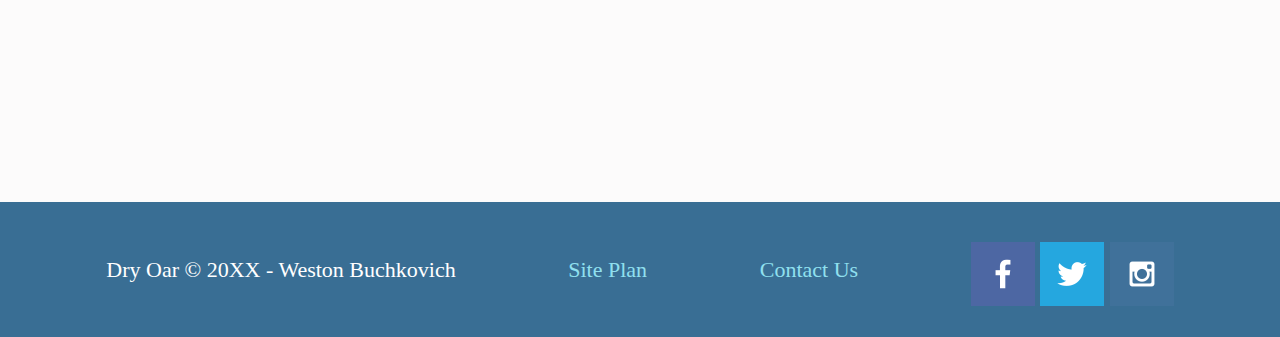
<file: wwr/faq.html>
<!DOCTYPE html>
<html lang="en">
<head>
    <meta charset="UTF-8">
    <meta http-equiv="X-UA-Compatible" content="IE=edge">
    <meta name="viewport" content="width=device-width, initial-scale=1.0">
    <title>Whitewater Rafting Vacations | Dry Oar Boating | FAQ</title>
    <link rel="stylesheet" href="styles/faq.css">
</head>
<body>
    <div id="content">
        <header>
            <a id="logo_link" href="index.html">
                <img class="logo" src="images/dry_oar_logo.png" alt="Dry Oar Logo">
            </a>
            <nav>
                <a href="index.html">Home</a>
                <a href="faq.html">FAQ</a>
                <a href="site-plan-rafting.html">Site Plan</a>
                <a href="contactus.html">Contact Us</a>
            </nav>
        </header>
        <h1 class="home-title">FAQ</h1>
        <section class="faq1">
            <h2>Is this a good trip for kids? What are the age ranges you allow?</h2>
            <p>Absolutely this is a good trip for children of all ages. We have found however that children over the age of 8 seem to enjoy it more overall (And parents especially enjoy it more if their children are all over 8). A common concern we get from parents is that their children will be bored stuck on a boat for hours at a time. Surprisingly we deal with very few bored children of any age. The areas we are rafting through are some of the most beautiful in the world, and you never know what you might see around any corner. Not to mention the rapids which keep things very interesting. Each boat also comes equipped with a guide. It has been proven that river guides are unable to go for very long at all without telling stories...some of which are even true!</p>
        </section>
        <img class="family" src="images/familyfriendly.jpg" alt="Family Having Fun">
        <img class="safety" src="images/lunch.jpg" alt="Safety First">
        <section class="faq2">
            <h2>Is whitewater rafting safe? I don't even know how to swim! Can I still come?</h2>
            <p>As with all adventure sports, there is an inherent and assumed element of risk. To help ensure your safety, our guides are all certified in Wilderness First aid and all start with at least 3 years of rafting experience. The most common injuries are sunburns and injuries that occur on land.
                Everyone on commercial rafting trips wears coast guard approved life vest or personal flotation device (PFD). Many non swimmers go on rafting trips and have a great time. Your guide will give you an in depth and engaging safety talk before your trip begins explaining what you should prepare for and do in the event that you fall out of the raft.</p>
        </section>
        <section class="faq3">
            <h2>What do I need to bring?</h2>
            <p>The most effective way to plan for temperature and weather changes in the Canyon is to be prepared for both hot & dry and cold & wet Rain jacket and rain pants- do not bring ponchos Quick dry shirts and shorts long sleeve cotton shirt and pants- helps keep you cooler on hot days. Button down shirts provide more sun protection on the neck Light Weight Cotton Pant, Nylon Pant or Sarong the best thing for men to wear are swim trunks as shorts if you are cold natured, bring polypropylene long underwear top and bottom Women wear swim suits or quick dry underwear and sport bras as a base layer during the day. Over the base layer, wear a pair of quick dry shorts and the shirt of your choice (polypropylene if you are cold, cotton if you are hot). Two piece swim suits are convenient when changing or going to the bathroom. hat- large brim hat offers protection from the sun with a good quality strap. Sunglasses with strap socks- used for hiking and to protect your feet from the sun. sandals or water shoes- if not used to hiking in these, bring a pair of shoes you have hiked in before camper wear: Bring something comfortable to wear around camp. Cotton dresses, skirts and sarongs are all popular options. Sleep wear: You might choose to sleep in your camp wear. Otherwise, you might like to bring something comfortable to sleep in. water bottle small day pack for hikes moisturizing lotion headlamp or flashlight moleskin waterproof sunscreen and lip balm optional items: gloves fleece jacket towel bandana small pillow hygiene products: toothpaste, toothbrush, tissue, nail clippers, feminine hygiene products, extra eyeglasses or contacts, biodegradable soap and shampoo camera equipment book, watercolors, journal and pen</p>
        </section>
        <section class="faq4">
            <h2>What is included in the trip?</h2>
            <p>We will provide all necessary camping equipment. This includes a sleeping bag, foam pad, waterproof duffle bag, small waterproof day bag, tent and a cot, eating utensils and camping chair.
                We provided water and lemonade during the day. Coffee, tea and hot chocolate are provided during the morning and evening hours. You may bring beer, liquor and soft drinks (in reasonable amounts, 2 cans per day). You may purchase these items either the night before the trip, or on your way to the put-in. 3 meals per day, plus snacks</p>
        </section>
        <img class="faq camp" src="images/camping faq.webp" alt="Camping By River"
        <section class="faq5">
            <h2>What is so great about whitewater rafting anyway?</h2>
            <p>Are you kidding me! What's not great about whitewater rafting!...Let's describe a common day on the river.
                Arise in the soft light of the early morning after a night spent sleeping under a beautiful starry sky. Have a hearty warm breakfast of fresh blueberry pancakes or omelets to order, then pack your things and prepare for the day. The day is filled with some combination of swift water, rapids, calms, hikes, history, geology, stories, and more good food. We try to hit camp around 4 or 5, after setting up your cot you can relax with a good book or good company by the river, or explore around camp while your guides prepare your dinner...something perhaps like steak and potatoes, or grilled salmon...and dutch oven brownies...you won't forget the dutch oven brownies. After dinner it's more relaxing, and you might even be able to talk your guide into another story or two to send you off to bed under more stars than you thought were possible.</p>
        </section>
        <img class="faq oar" src="images/rafting20_600.jpg" alt="Close up on oars"
        <section class="faq6">
            <h2>How far in advance should I book my trip?</h2>
            <p>If you have specific dates you need, we recommend booking a year in advance. If you can be more flexible 6 months in advance is usually sufficient.</p>
        </section>
        <footer>
            <p>Dry Oar &copy; 20XX - Weston Buchkovich</p>
            <p><a href="site-plan-rafting.html">Site Plan</a></p>
            <p><a href="contactus.html">Contact Us</a></p>
            <div class="social">
                <a href="https://facebook.com" target="_blank">
                    <img src="images/facebook.png" alt="fb icon">
                </a>
                <a href="https://twitter.com" target="_blank">
                    <img src="images/twitter.png" alt="twitter icon">
                </a>
                <a href="https://instagram.com" target="_blank">
                    <img src="images/instagram.png" alt="instagram icon">
                </a>
            </div>
        </footer>
    </div>
</body>
</html>
</file>
<file: wwr/styles/style.css>
@import url('https://fonts.googleapis.com/css2?family=Caveat:wght@600&family=Crimson+Text&family=Grandstander:wght@100&family=Knewave&family=Merienda:wght@300&family=Open+Sans:wght@300&display=swap');

header {
    position: fixed;
    top: 0;
    width: 100%;
}
#content {
    max-width: 1600px;
    margin: 0 auto;
}
nav a {
    text-align: center;
    color: #90e0ef;
    text-decoration: none;
    padding: 35px;
}
#hero-msg h1, #hero-msg h4 {
    text-align: center;
    color: white;
}
.button-box {
    text-align: center;
}
main section {
    text-align: center;
}
#background {
    height: 725px;
    background-color: #00b4d8;
    grid-column: 1/11;
    grid-row: 4/9;
}
body {
    background-color: #fcfbfb;
    font-size: 22px;
    margin: 0;
    padding: 0;
}
header {
    display: grid;
    grid-template-columns: 150px auto;
    background-color: #396e94;
}
footer {
    background-color: #396e94;
    color: white;
    padding: 25px 50px;
    margin-top: 200px;
    display: flex;
    justify-content: space-around;
    align-items: center;
}
nav a:hover {
    background-color: yellow;
    color: #00b4d8;    
}
.book, .join {
    background-color: #00b4d8;
    color: #396e94;
    text-decoration: none;
    font-size: 18px;
    padding: 15px 30px;
    margin-top: 50px;
}
.book:hover, .join:hover {
    background-color: yellow;
    color: #396e94;
}
.msg {
    background-color: #396e94;
    line-height: 1.5em;
    padding: 35px;
    grid-column: 6/10;
    grid-row: 6/7;
    box-shadow: 5px 5px 10px #396e94;
}
.home-title {
    color: black;
    font-family:"Caveat", "Merienda", "Grandstrander";
    font-size: 2em;
    margin-top: 10px;
}
h4 {
    color: black;
    font-family: "Crimson Text", "sans-serif", "Grandstrander";
}
.msg h2 {
    color: white;
    font-family: "Merienda", "Grandstrander", "Knewave";
} 
.msg p {
    color: white;
    font-size: .8em;
    padding-bottom: 15px;
}
footer a {
    color: #90e0ef;
    text-decoration: none;
}
footer a:hover {
    color: #00b4d8;
}
.logo {
    width: 80px;
}
#hero-img {
    width: 100%;
}
footer p a:hover {
    text-decoration: underline;
}
.icon {
    width: 80px;
    padding-top: 10px;
}
main {
    font-family:"Crimson Text", "sans-serif", "Grandstrander";
}
h2 {
    margin: 0;
}
#logo_link {
    padding-top: 5px;
    justify-self: center;
    align-self: center;
}
footer .social img {
    padding-top: 15px;
}
.rivers-card, .camping-card, .rapids-card {
    margin: 200px 0;
}
.card-img {
    border: 10px solid #396e94;
    transition: transform .5s;
    box-shadow: 5px 5px 10px #396e94;
}
main section img {
    box-sizing: border-box;
}
.mountains {
    margin: 100px 0;
    grid-column: 2/7;
    grid-row: 5/8;
    box-shadow: 5px 5px 10px #396e94;
}
nav {
    display: flex;
    justify-content: space-around;
}
#hero {
    display: grid;
    grid-template-columns: 1fr 3fr 1fr;}
#hero-box {
    grid-column: 1/4;
    grid-row: 1/3;
    z-index: -1;
}
#hero-msg {
    grid-column: 2/3;
    grid-row: 1/2;
    margin-top: 100px;
}
#hero-msg h1 {
    color: #00b4d8;
}
.home-grid {
    display: grid;
    grid-template-columns: repeat(10, 1fr);
}
.card-img, .mountains {
    width: 100%;
}
.rivers-card {
    grid-column: 2/4;
    grid-row: 2/3;
}
.camping-card {
    grid-column: 5/7;
    grid-row: 2/3;
}
.rapids-card {
    grid-column: 8/10;
    grid-row: 2/3;
}
.card-img:hover {
    opacity: .6;
    transform: scale(1.1);
}

@media screen and (max-width: 900px) {
    #hero, .home-grid {
        display: block;
        height: auto;
    }
    nav, footer {
        flex-direction: column;
    }
    nav a {
        display: block;
        padding: 15px;
    }
    #hero {
        margin-top: 0;
    }
    #hero-msg {
        margin-top: 0;
    }
    #hero-msg h4 {
        display: none;
    }
    .home-title {
        font-size: 25px;
        color: #6f7364;
    }
    .rivers-card, .camping-card, .rapids-card { 
        margin: 50px auto;
        width: 60%;
    }
    #background {
        display: none;
    }
    .mountains, .msg {
        width: 80%;
        display: block;
        margin: 0 auto;
    }
    footer {
        margin-top: 25px;
    }
}
</file>
<file: challenge/style/challenge.css>
body{
    background-color: pink;
}
.maincontent{
    width: 450px;
    margin: 0 auto;
}
h1, p, h2 {
    text-align: center;
    color: white;
}
</file>
<file: challenge/style/challenge2.css>
.top {
    width: 100%;
}
.circles {
    border-radius: 50%;
    width: 350px;
    border: 10px solid black;
    margin: 20px;
}
body {
    background-color: gray;
}
div {
    text-align: center;
}
</file>
<file: challenge/style/challenge9.css>
body{
    background-color: black;
}
.card {
    width: 250px;
    margin: 0 auto;
    background-color: white;
}
.headerimage {
    width: 100%;
}
.awesomearticle {
    padding: 10%;
    text-align: center;
}
</file>
<file: starwiki/styles/character.css>
@import url('https://fonts.googleapis.com/css2?family=Abril+Fatface&family=Alumni+Sans+Collegiate+One&family=Exo+2:wght@500&family=Notable&family=Noto+Serif&family=Roboto+Condensed:wght@300&display=swap');

#logo_link {
    padding-top: 5px;
    justify-self: center;
    align-self: center;
}
header {
    /* position: fixed; */
    top: 0;
    width: 100%;
}
header {
    display: grid;
    grid-template-columns: 150px auto;
    background-color: #1F1F1F;
}
#content {
    max-width: 1600px;
    margin: 0 auto;
}
nav {
    display: flex;
    justify-content: space-around;
}
nav a {
    text-align: center;
    color: #90e0ef;
    text-decoration: none;
    padding: 35px;
}
nav a:hover {
    background-color: yellow;
    color: #00b4d8;    
}
.logo {
    width: 100px;
}
#logo_link {
    padding-top: 5px;
    justify-self: center;
    align-self: center;
}
body {
    background-color: black;
    color: white;
    font-size: 30px;
    margin: 0;
    padding: 0;
}
#hero-img {
    width: 100%;
    margin-top: 100px;
    margin: auto 0;
}
#intro {
    padding: 20px;
}
#characters {
    display: grid;
    grid-template-columns: 1fr 1fr;
}
#char {
    grid-column: 1/2;
}
#char:hover {
    opacity: .6;
    transform: scale(1.1);
}
#info {
    grid-column: 2/3;
    padding: 20px;
}
footer {
    background-color: #1F1F1F;
    color: white;
    padding: 25px 50px;
    display: flex;
    justify-content: space-around;
    align-items: center;
}
footer a {
    color: #90e0ef;
    text-decoration: none;
}
footer a:hover {
    color: #00b4d8;
}
footer p a:hover {
    text-decoration: underline;
}
footer .social img {
    padding-top: 15px;
}
p {
    font-family: "Exo 2", "Roboto Condensed";;
}
</file>
<file: starwiki/styles/home.css>
@import url('https://fonts.googleapis.com/css2?family=Abril+Fatface&family=Alumni+Sans+Collegiate+One&family=Exo+2:wght@500&family=Notable&family=Noto+Serif&family=Roboto+Condensed:wght@300&display=swap');

#logo_link {
    padding-top: 5px;
    justify-self: center;
    align-self: center;
}
header {
    position: fixed;
    top: 0;
    width: 100%;
}
header {
    display: grid;
    grid-template-columns: 150px auto;
    background-color: #1F1F1F;
}
#content {
    max-width: 1600px;
    margin: 0 auto;
}
nav {
    display: flex;
    justify-content: space-around;
}
nav a {
    text-align: center;
    color: #90e0ef;
    text-decoration: none;
    padding: 35px;
}
nav a:hover {
    background-color: yellow;
    color: #00b4d8;    
}
.logo {
    width: 100px;
}
#logo_link {
    padding-top: 5px;
    justify-self: center;
    align-self: center;
}
body {
    background-color: black;
    color: white;
    font-size: 29px;
    margin: 0;
    padding: 0;
}
#hero-img {
    width: 100%;
    margin-top: 100px;
}
#hero {
    display: grid;
    grid-template-columns: 1fr 3fr 1fr;
}
#hero-box {
    grid-column: 1/4;
    grid-row: 1/3;
    z-index: -1;
}
.home-grid {
    display: grid;
    grid-template-columns: repeat(6,1fr);
    grid-template-rows: repeat(2,1fr);
}
#paragraph-1{
    grid-column: 1/4;
    grid-row: 1/2;
    align-self: center;
    font-family: "Exo 2", "Roboto Condensed";
    padding: 20px;
}
#star-title {
    grid-column: 4/7;
    grid-row: 1/2;
    width: 100%;
    align-self: center;
}
#paragraph-2 {
    grid-column: 1/3;
    grid-row: 2/3;
    margin-left: 5px;
    align-self: center;
    margin-right: 10px;
    font-family: "Exo 2", "Roboto Condensed";
    padding: 20px;
}
#darth-vader {
    grid-column: 3/5;
    grid-row: 2/3;
    width: 100%;
}
#paragraph-3 {
    grid-column: 5/7;
    grid-row: 2/3;
    margin: 5px;
    align-self: center;
    font-family: "Exo 2", "Roboto Condensed";
    padding: 20px;
}
#background {
    height: 725px;
    background-color: #334e30;
    grid-column: 1/7;
    grid-row: 2/3;
    padding-bottom: 100px;
}

footer {
    background-color: #1F1F1F;
    color: white;
    padding: 25px 50px;
    display: flex;
    justify-content: space-around;
    align-items: center;
}
footer a {
    color: #90e0ef;
    text-decoration: none;
}
footer a:hover {
    color: #00b4d8;
}
footer p a:hover {
    text-decoration: underline;
}
footer .social img {
    padding-top: 15px;
}
.logo_footer {
    width: 200px;
}
</file>
<file: starwiki/styles/movies.css>
@import url('https://fonts.googleapis.com/css2?family=Abril+Fatface&family=Alumni+Sans+Collegiate+One&family=Exo+2:wght@500&family=Notable&family=Noto+Serif&family=Roboto+Condensed:wght@300&display=swap');

#logo_link {
    padding-top: 5px;
    justify-self: center;
    align-self: center;
}
header {
    /* position: fixed; */
    top: 0;
    width: 100%;
}
header {
    display: grid;
    grid-template-columns: 150px auto;
    background-color: #1F1F1F;
}
#content {
    max-width: 1600px;
    margin: 0 auto;
}
nav {
    display: flex;
    justify-content: space-around;
}
nav a {
    text-align: center;
    color: #90e0ef;
    text-decoration: none;
    padding: 35px;
}
nav a:hover {
    background-color: yellow;
    color: #00b4d8;    
}
.logo {
    width: 100px;
}
#logo_link {
    padding-top: 5px;
    justify-self: center;
    align-self: center;
}
body {
    background-color: black;
    color: white;
    font-size: 30px;
    margin: 0;
    padding: 0;
}
.home-grid {
    display: grid;
    grid-template-columns: repeat(3,1fr);
    grid-template-rows: 300px 300px 300px;
}
#intro {
    grid-column: 1/4;
    grid-row: 1/2;
    font-size: 25px;
    margin: 20px;
    font-family: "Exo 2", "Roboto Condensed";
}
#star-movie {
    grid-column: 1/3;
    grid-row: 2/3;
    width: 95%;
    margin-left: 40px;
}
#simplified_order {
    grid-column: 3/4;
    grid-row: 2/4;
    justify-self: center;
    font-size: 20px;
}
#complicated_order {
    grid-column: 1/2;
    font-size: 20px;
}
#comp{
    margin-left: 50px;
}
#movies {
    grid-column: 2/3;
    grid-row: 3/4;
    font-size: 20px;
    background-color: #334e30;
    margin-bottom: 1450px;
    margin-right: 50px;
    margin-top: 50px;
}
#shows {
    grid-column: 2/3;
    grid-row: 3/4;
    font-size: 20px;
    margin-top: 450px;
    background-color: #334e30;
    margin-bottom: 1050px;
    margin-right: 50px;
}
#release_order {
    grid-column: 3/4;
    grid-row: 3/4;
    margin-top: 160px;
    font-size: 20px;
}
h2,h3{
    margin-left: 100px;
    font-family: "Abril Fatface";
}
#mov {
    justify-items: center;
}
li {
    font-family: "Exo 2", "Roboto Condensed";
}
#ashokavmaul {
    grid-column: 2/4;
    grid-row: 3/4;
    margin-top: 850px;
    margin-bottom: 0;
    width: 70%;
    margin-left: 100px;
}
footer {
    background-color: #1F1F1F;
    color: white;
    padding: 25px 50px;
    display: flex;
    justify-content: space-around;
    align-items: center;
}
footer a {
    color: #90e0ef;
    text-decoration: none;
}
footer a:hover {
    color: #00b4d8;
}
footer p a:hover {
    text-decoration: underline;
}
footer .social img {
    padding-top: 15px;
}
h2 {
    font-size: 40px;
    text-align: center;
    margin: auto 0;
}
</file>
<file: wwr/styles/faq.css>
@import url('https://fonts.googleapis.com/css2?family=Caveat:wght@600&family=Crimson+Text&family=Grandstander:wght@100&family=Knewave&family=Merienda:wght@300&family=Open+Sans:wght@300&display=swap');

#content {
    max-width: 1600px;
    margin: 0 auto;
}
nav a {
    text-align: center;
    color: #90e0ef;
    text-decoration: none;
    padding: 35px;
}
.button-box {
    text-align: center;
}
main section {
    text-align: center;
}
#background {
    height: 725px;
    background-color: #00b4d8;
    grid-column: 1/11;
    grid-row: 4/9;
}
body {
    display: grid;
    grid-template-columns: 1fr, 1fr;
    background-color: #fcfbfb;
    font-size: 22px;
    margin: 0;
    padding: 0;
}
header {
    display: grid;
    grid-template-columns: 150px auto;
    background-color: #396e94;
}
footer {
    background-color: #396e94;
    color: white;
    padding: 25px 50px;
    margin-top: 200px;
    display: flex;
    justify-content: space-around;
    align-items: center;
}
nav a:hover {
    background-color: yellow;
    color: #00b4d8;    
}
.book, .join {
    background-color: #00b4d8;
    color: #396e94;
    text-decoration: none;
    font-size: 18px;
    padding: 15px 30px;
    margin-top: 50px;
}
.faq1, .faq2, .faq3, .faq4, .faq5, .faq6 {
    background-color: #396e94;
    line-height: 1.5em;
    padding: 35px;
    grid-column: 6/10;
    grid-row: 6/7;
    box-shadow: 5px 5px 10px #396e94;
}
.home-title {
    color: black;
    font-family:"Caveat", "Merienda", "Grandstrander";
    font-size: 2em;
    margin-top: 10px;
}

.faq1 h2, .faq2 h2, .faq3 h2, .faq4 h2, .faq5 h2, .faq6 h2 {
    color: white;
    font-family: "Merienda", "Grandstrander", "Knewave";
} 
.faq1 p, .faq2 p, .faq3 p, .faq4 p, .faq5 p, .faq6 p {
    color: white;
    font-size: .8em;
    padding-bottom: 15px;
}
footer a {
    color: #90e0ef;
    text-decoration: none;
}
footer a:hover {
    color: #00b4d8;
}
.logo {
    width: 80px;
}
#hero-img {
    width: 100%;
}
footer p a:hover {
    text-decoration: underline;
}
.icon {
    width: 80px;
    padding-top: 10px;
}
main {
    font-family:"Crimson Text", "sans-serif", "Grandstrander";
}
h2 {
    margin: 0;
}
#logo_link {
    padding-top: 5px;
    justify-self: center;
    align-self: center;
}
footer .social img {
    padding-top: 15px;
}
main section img {
    box-sizing: border-box;
}
nav {
    display: flex;
    justify-content: space-around;
}
h1 {
    text-align: center;
    font-size: large;
}
</file>
